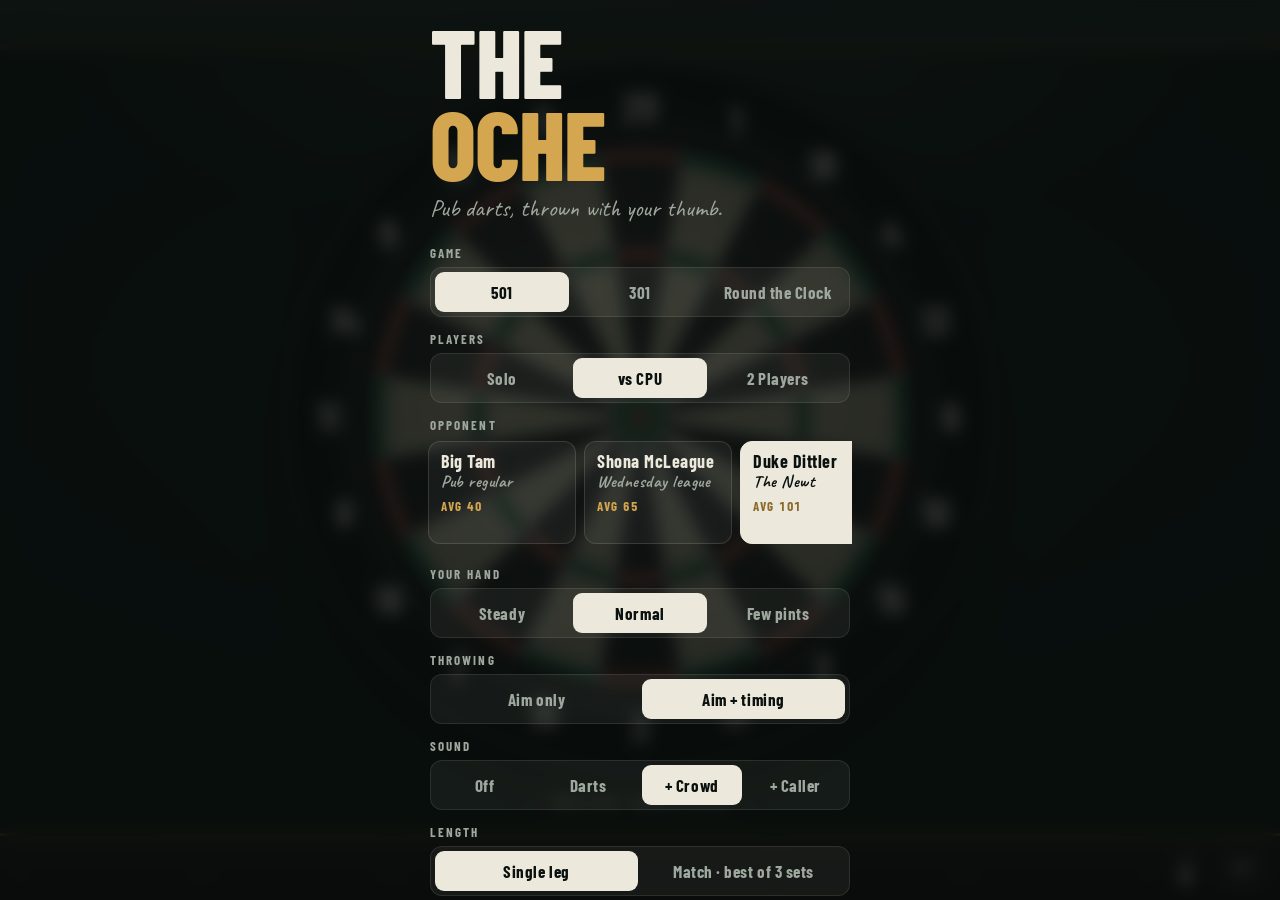
<file: darts/index.html>
<!doctype html>
<html lang="en">
<head>
<meta charset="utf-8">
<meta name="viewport" content="width=device-width, initial-scale=1, maximum-scale=1, user-scalable=no, viewport-fit=cover">
<title>The Oche</title>
<link rel="preconnect" href="https://fonts.googleapis.com">
<link rel="preconnect" href="https://fonts.gstatic.com" crossorigin>
<link rel="stylesheet" href="https://fonts.googleapis.com/css2?family=Barlow+Condensed:wght@500;700;800&family=Barlow:wght@500;600&family=Caveat:wght@600;700&display=swap">
<style>
/* Layout: chalkboard score strip on top, the board fills the middle, the turn tray sits at the foot. One screen, no scrolling. */
:root{
  --wall:#14201b;
  --wall-deep:#0a110e;
  --slate:#222c28;
  --chalk:#ece8dc;
  --chalk-dim:#9fa89f;
  --brass:#d4a64f;
  --brass-deep:#8a6a2c;
  --oak:#4a321d;
  --p1:#e8483b;
  --p2:#3fa7f2;
  --f-chalk:"Caveat","Segoe Print","Comic Sans MS",cursive;
  --f-num:"Barlow Condensed","Arial Narrow",sans-serif;
  --f-ui:"Barlow",system-ui,-apple-system,sans-serif;
  color-scheme:dark;
  padding-top:env(safe-area-inset-top,0px);
  padding-bottom:env(safe-area-inset-bottom,0px);
}
*{box-sizing:border-box}
html{height:100%;box-sizing:border-box;background:var(--wall-deep)}
body{height:100%;margin:0;background:var(--wall-deep);color:var(--chalk);font-family:var(--f-ui);
  overflow:hidden;overscroll-behavior:none;-webkit-user-select:none;user-select:none;-webkit-tap-highlight-color:transparent;-webkit-touch-callout:none}
[hidden]{display:none!important}
button{font:inherit;color:inherit;cursor:pointer}
button:focus-visible{outline:2px solid var(--brass);outline-offset:2px}

#app{height:100%;display:flex;flex-direction:column}

/* Chalkboard */
.chalkboard{
  position:relative;flex:none;
  padding-block:10px 8px;
  padding-left:max(16px,env(safe-area-inset-left,0px));
  padding-right:max(16px,env(safe-area-inset-right,0px));
  background:
    radial-gradient(120% 90% at 20% 10%, rgba(255,255,255,.06), transparent 60%),
    radial-gradient(80% 70% at 85% 80%, rgba(255,255,255,.035), transparent 60%),
    var(--slate);
  border-bottom:6px solid var(--oak);
  box-shadow:0 2px 0 #2c1d10, 0 10px 24px rgba(0,0,0,.45);
}
.players{display:grid;grid-auto-flow:column;grid-auto-columns:1fr;gap:12px}
.pl{position:relative;min-width:0;padding:2px 4px 4px;border-radius:6px;transition:opacity .25s}
.pl.idle{opacity:.45}
.nm{display:flex;align-items:center;gap:6px;font-family:var(--f-num);font-weight:700;font-size:14px;letter-spacing:.12em;text-transform:uppercase;color:var(--chalk-dim)}
.pl.on .nm{color:var(--chalk)}
.nm span:last-child{min-width:0;overflow:hidden;text-overflow:ellipsis;white-space:nowrap}
.dot{width:9px;height:9px;border-radius:50%;flex:none}
.row{display:flex;align-items:flex-end;gap:10px;min-width:0}
.sc{font-family:var(--f-chalk);font-weight:700;font-size:clamp(44px,14vw,66px);line-height:.95;font-variant-numeric:tabular-nums;color:var(--chalk);text-shadow:0 0 1px rgba(255,255,255,.4)}
.sc small{font-size:.38em;color:var(--chalk-dim);margin-right:4px}
.hist{display:flex;flex-direction:column-reverse;gap:0;font-family:var(--f-chalk);font-size:17px;line-height:1.05;color:var(--chalk-dim);padding-bottom:6px;min-width:0;overflow:hidden;max-height:58px}
.hist s{text-decoration-thickness:2px;text-decoration-color:rgba(236,232,220,.55)}
.meta{font-family:var(--f-num);font-weight:500;font-size:14px;letter-spacing:.04em;color:var(--chalk-dim);font-variant-numeric:tabular-nums;white-space:nowrap;overflow:hidden;text-overflow:ellipsis}
.pl.on::after{content:"";position:absolute;left:4px;right:30%;bottom:-2px;height:3px;border-radius:3px;background:var(--chalk);opacity:.7;transform:rotate(-.6deg)}
.out{margin-top:6px;min-height:20px;font-family:var(--f-num);font-weight:700;font-size:16px;letter-spacing:.1em;color:var(--brass);text-transform:uppercase}
.out span{color:var(--chalk-dim);font-weight:500;margin-right:8px}

/* Stage */
#stage{position:relative;flex:1;min-height:0;touch-action:none;overflow:hidden;
  background:
    radial-gradient(70% 45% at 50% -6%, rgba(255,232,190,.13), transparent 70%),
    radial-gradient(closest-side at 50% 48%, rgba(212,166,79,.10), transparent 75%),
    radial-gradient(140% 100% at 50% 40%, var(--wall) 0%, var(--wall-deep) 100%)}
#cv{position:absolute;inset:0;width:100%;height:100%;display:block}
#fx{position:fixed;inset:0;width:100%;height:100%;pointer-events:none;z-index:15}
.hint{position:absolute;left:50%;bottom:14px;transform:translateX(-50%);
  padding:8px 14px;border-radius:999px;background:rgba(10,17,14,.75);border:1px solid rgba(212,166,79,.35);
  font-family:var(--f-num);font-weight:500;font-size:15px;letter-spacing:.06em;color:var(--chalk);white-space:nowrap;pointer-events:none;transition:opacity .4s}
.hint.gone{opacity:0}
#callout{position:absolute;left:0;right:0;top:40%;text-align:center;pointer-events:none;
  font-family:var(--f-num);font-weight:800;text-transform:uppercase;letter-spacing:.02em;line-height:.9;
  color:var(--chalk);text-shadow:0 4px 0 rgba(0,0,0,.5),0 0 30px rgba(0,0,0,.6);opacity:0}
#callout.show{animation:call 1.4s ease-out forwards}
#callout .big{display:block;font-size:clamp(64px,22vw,120px)}
#callout .small{display:block;font-size:clamp(20px,6vw,30px);letter-spacing:.14em;color:var(--brass);margin-top:6px}
#callout.bust .big{color:var(--p1)}
#callout.max .big{color:var(--brass);font-size:clamp(40px,12vw,72px)}
@keyframes call{0%{opacity:0;transform:scale(.6)}14%{opacity:1;transform:scale(1.06)}24%{transform:scale(1)}80%{opacity:1}100%{opacity:0;transform:translateY(-14px)}}

/* Tray */
.tray{flex:none;display:flex;align-items:center;gap:10px;
  padding-block:10px;
  padding-left:max(16px,env(safe-area-inset-left,0px));
  padding-right:max(16px,env(safe-area-inset-right,0px));
  background:linear-gradient(#1a1410,#120d0a);border-top:3px solid var(--brass-deep)}
.slots{display:flex;gap:8px;flex:1;min-width:0}
.slot{flex:1;min-width:0;height:44px;border-radius:8px;display:grid;place-items:center;
  border:1.5px dashed rgba(212,166,79,.35);font-family:var(--f-num);font-weight:700;font-size:20px;letter-spacing:.04em;color:var(--chalk-dim);font-variant-numeric:tabular-nums}
.slot.f{border-style:solid;border-color:rgba(212,166,79,.6);background:rgba(212,166,79,.08);color:var(--chalk)}
.slot.t{color:var(--brass)}
.tot{display:flex;flex-direction:column;align-items:center;min-width:48px;font-family:var(--f-num)}
.tot span{font-size:11px;letter-spacing:.16em;text-transform:uppercase;color:var(--chalk-dim)}
.tot b{font-size:26px;line-height:1;font-weight:800;font-variant-numeric:tabular-nums}
.iconbtn{flex:none;width:44px;height:44px;border-radius:10px;border:1px solid rgba(236,232,220,.18);background:rgba(236,232,220,.05);display:grid;place-items:center}
.iconbtn svg{width:20px;height:20px}

/* Sheets */
.sheet{position:fixed;inset:0;z-index:20;display:flex;align-items:center;justify-content:center;overflow:auto;
  padding-top:max(20px,env(safe-area-inset-top,0px));padding-bottom:max(20px,env(safe-area-inset-bottom,0px));
  padding-left:max(16px,env(safe-area-inset-left,0px));padding-right:max(16px,env(safe-area-inset-right,0px));
  background:rgba(8,13,11,.82);-webkit-backdrop-filter:blur(8px);backdrop-filter:blur(8px)}
.sheet-in{width:100%;max-width:420px;display:flex;flex-direction:column;gap:14px;margin:auto}
.logo{margin:0;font-family:var(--f-num);font-weight:800;font-size:clamp(64px,20vw,96px);line-height:.85;letter-spacing:-.01em;text-transform:uppercase;color:var(--chalk)}
.logo em{font-style:normal;color:var(--brass)}
.tag{margin:-4px 0 8px;font-family:var(--f-chalk);font-size:24px;color:var(--chalk-dim)}
.opt{display:flex;flex-direction:column;gap:6px}
.lab{font-family:var(--f-num);font-weight:700;font-size:13px;letter-spacing:.16em;text-transform:uppercase;color:var(--chalk-dim)}
.seg{display:flex;gap:4px;padding:4px;border-radius:12px;background:rgba(236,232,220,.06);border:1px solid rgba(236,232,220,.1)}
.seg button{flex:1;min-width:0;padding:10px 6px;border:0;border-radius:9px;background:transparent;font-family:var(--f-num);font-weight:700;font-size:17px;letter-spacing:.03em;color:var(--chalk-dim)}
.seg button[aria-pressed="true"]{background:var(--chalk);color:var(--wall-deep)}
.pub-link{flex:1;display:block;text-align:center;padding:10px 12px;border-radius:10px;color:var(--brass);text-decoration:none;font-weight:600}
.go{margin-top:8px;padding:16px;border:0;border-radius:14px;background:linear-gradient(#e2b960,#b88b38);color:#1b1206;
  font-family:var(--f-num);font-weight:800;font-size:22px;letter-spacing:.06em;text-transform:uppercase;box-shadow:0 4px 0 var(--brass-deep),0 10px 24px rgba(0,0,0,.4)}
.go:active{transform:translateY(2px);box-shadow:0 2px 0 var(--brass-deep)}
.ghost{padding:13px;border-radius:14px;border:1px solid rgba(236,232,220,.25);background:transparent;font-family:var(--f-num);font-weight:700;font-size:18px;letter-spacing:.06em;text-transform:uppercase}
.roster{background:none;border:0;border-radius:0;display:flex;gap:8px;overflow-x:auto;scroll-snap-type:x proximity;padding:2px 2px 8px;margin:0 -2px;-webkit-overflow-scrolling:touch}
.roster button{flex:none;width:148px;scroll-snap-align:start;text-align:left;display:flex;flex-direction:column;gap:2px;padding:10px 12px;border-radius:12px;
  border:1px solid rgba(236,232,220,.14);background:rgba(236,232,220,.05)}
.roster b{font-family:var(--f-num);font-weight:700;font-size:18px;line-height:1.05;color:var(--chalk)}
.roster i{font-style:normal;font-family:var(--f-chalk);font-size:17px;line-height:1.1;color:var(--chalk-dim)}
.roster em{font-style:normal;margin-top:4px;font-family:var(--f-num);font-weight:700;font-size:13px;letter-spacing:.12em;text-transform:uppercase;color:var(--brass);font-variant-numeric:tabular-nums}
.roster button[aria-pressed="true"]{background:var(--chalk);border-color:var(--chalk)}
.roster button[aria-pressed="true"] b,.roster button[aria-pressed="true"] i{color:var(--wall-deep)}
.roster button[aria-pressed="true"] em{color:var(--brass-deep)}
.ctx{margin:0 0 4px;font-family:var(--f-num);font-weight:700;font-size:12px;letter-spacing:.16em;text-transform:uppercase;color:var(--brass)}
.ml{font-family:var(--f-num);font-weight:600;font-size:12px;letter-spacing:.12em;text-transform:uppercase;color:var(--chalk-dim);font-variant-numeric:tabular-nums}
.ml b{font-family:var(--f-chalk);font-weight:700;font-size:20px;letter-spacing:0;color:var(--brass);margin:0 10px 0 4px}
.ttl{margin:0;font-family:var(--f-num);font-weight:800;font-size:clamp(40px,12vw,60px);line-height:.9;text-transform:uppercase;text-wrap:balance}
.note{margin:0;font-family:var(--f-chalk);font-size:22px;line-height:1.25;color:var(--chalk)}
.note:empty{display:none}
.rnd{display:flex;flex-direction:column;gap:8px}
.rnd h3{margin:6px 0 0;font-family:var(--f-num);font-weight:700;font-size:13px;letter-spacing:.16em;text-transform:uppercase;color:var(--chalk-dim)}
.ms{display:grid;grid-template-columns:repeat(auto-fill,minmax(200px,1fr));gap:8px}
.mc{border-radius:10px;border:1px solid rgba(236,232,220,.12);background:rgba(236,232,220,.04);padding:4px 0}
.mc.next{border-color:var(--brass);background:rgba(212,166,79,.1)}
.mr{display:flex;align-items:center;gap:8px;padding:5px 12px;font-family:var(--f-num);font-weight:600;font-size:17px;color:var(--chalk-dim)}
.mr span{flex:1;min-width:0;overflow:hidden;text-overflow:ellipsis;white-space:nowrap}
.mr b{font-family:var(--f-chalk);font-size:21px;font-weight:700;min-width:14px;text-align:right;font-variant-numeric:tabular-nums}
.mr.w{color:var(--chalk)}
.mr.w b{color:var(--brass)}
.mr.l{opacity:.5}
.mr.you span::after{content:" ●";color:var(--p1);font-size:.7em;vertical-align:middle}
.how{margin:4px 0 0;font-size:14px;line-height:1.5;color:var(--chalk-dim)}
.eyebrow{margin:0;font-family:var(--f-num);font-weight:700;font-size:15px;letter-spacing:.2em;text-transform:uppercase;color:var(--brass)}
#winName{margin:0;font-family:var(--f-num);font-weight:800;font-size:clamp(48px,15vw,76px);line-height:.9;text-transform:uppercase;text-wrap:balance}
#winStats{margin:0;font-family:var(--f-chalk);font-size:24px;line-height:1.3;color:var(--chalk)}

@media (prefers-reduced-motion: reduce){
  #callout.show{animation:callr 1.4s linear forwards}
  @keyframes callr{0%,85%{opacity:1}100%{opacity:0}}
}
</style>
</head>
<body>
<div id="app">
  <header class="chalkboard">
    <p class="ctx" id="ctx" hidden></p>
    <div class="players" id="players"></div>
    <div class="out" id="out"></div>
  </header>
  <main id="stage">
    <canvas id="cv" aria-label="Dartboard. Press and hold to aim, release to throw."></canvas>
    <div id="callout"></div>
    <div class="hint" id="hint">Hold to aim · release to throw</div>
  </main>
  <footer class="tray">
    <div class="slots"><div class="slot" id="s0">·</div><div class="slot" id="s1">·</div><div class="slot" id="s2">·</div></div>
    <div class="tot"><span>Turn</span><b id="tt">0</b></div>
    <button class="iconbtn" id="menuBtn" aria-label="Menu"><svg viewBox="0 0 24 24" fill="none" stroke="currentColor" stroke-width="2.2" stroke-linecap="round"><path d="M4 7h16M4 12h16M4 17h16"/></svg></button>
  </footer>
</div>

<canvas id="fx" aria-hidden="true"></canvas>

<section class="sheet" id="menu">
  <div class="sheet-in">
    <h1 class="logo">The<br><em>Oche</em></h1>
    <p class="tag">Pub darts, thrown with your thumb.</p>
    <div class="opt"><span class="lab">Game</span>
      <div class="seg" data-k="mode"><button data-v="501">501</button><button data-v="301">301</button><button data-v="atc">Round the Clock</button></div></div>
    <div class="opt"><span class="lab">Players</span>
      <div class="seg" data-k="players"><button data-v="solo">Solo</button><button data-v="cpu">vs CPU</button><button data-v="two">2 Players</button></div></div>
    <div class="opt" id="cpuOpt"><span class="lab">Opponent</span>
      <div class="seg roster" data-k="cpu" id="roster"></div></div>
    <div class="opt"><span class="lab">Your hand</span>
      <div class="seg" data-k="hand"><button data-v="steady">Steady</button><button data-v="normal">Normal</button><button data-v="pints">Few pints</button></div></div>
    <div class="opt"><span class="lab">Throwing</span>
      <div class="seg" data-k="throw"><button data-v="aim">Aim only</button><button data-v="meter">Aim + timing</button></div></div>
    <div class="opt"><span class="lab">Sound</span>
      <div class="seg" data-k="sound"><button data-v="off">Off</button><button data-v="darts">Darts</button><button data-v="crowd">+ Crowd</button><button data-v="caller">+ Caller</button></div></div>
    <div class="opt" id="lenOpt"><span class="lab">Length</span>
      <div class="seg" data-k="length"><button data-v="leg">Single leg</button><button data-v="match">Match · best of 3 sets</button></div></div>
    <button class="go" id="start">Step up to the oche</button>
    <button class="ghost" id="tourBtn">Tournament</button>
    <button class="ghost" id="resume" hidden>Resume game</button>
    <div class="opt"><span class="lab">Preview celebrations</span>
      <div class="seg" id="preview"><button data-t="100">Ton</button><button data-t="140">140</button><button data-t="180">180</button></div></div>
    <div class="opt"><span class="lab">The pub</span>
      <div class="seg"><a class="pub-link" href="../index.html">&larr; Back to the pub</a></div></div>
    <p class="how">Press and hold anywhere on the board area. The aiming ring floats above your thumb and drifts like a real hand, and it gets shakier the longer you hold. Let go to lock your aim. With timing on, a bar then appears beside the ring: tap when the sweeping line crosses the green. Above the green is too much power and the dart flies high; below is too little and it drops. 501 and 301 must finish on a double or the bull.</p>
  </div>
</section>

<section class="sheet" id="tourSetup" hidden>
  <div class="sheet-in">
    <p class="eyebrow">Tournament</p>
    <h2 class="ttl">Make the draw</h2>
    <div class="opt"><span class="lab">Players in the draw</span>
      <div class="seg" data-k="tsize"><button data-v="4">4</button><button data-v="8">8</button><button data-v="16">16</button></div></div>
    <div class="opt"><span class="lab">Humans</span>
      <div class="seg" data-k="thumans"><button data-v="1">Just me</button><button data-v="2">Two of us</button></div></div>
    <p class="how">Straight knockout. Every match is best of 3 sets, and each set is best of 5 legs, with the throw alternating each leg. The rest of the field are the pros, each playing to their real average. Matches between two pros are played out off-stage. The game is 501, or 301 if you picked it on the main menu.</p>
    <button class="go" id="tStart">Make the draw</button>
    <button class="ghost" id="tBack">Back</button>
  </div>
</section>

<section class="sheet" id="tour" hidden>
  <div class="sheet-in" style="max-width:640px">
    <p class="eyebrow" id="tEyebrow"></p>
    <h2 class="ttl" id="tTitle"></h2>
    <p class="note" id="tNote"></p>
    <div id="bracket" style="display:flex;flex-direction:column;gap:10px"></div>
    <button class="go" id="tGo"></button>
    <button class="ghost" id="tNew">New draw</button>
    <button class="ghost" id="tMenu">Main menu</button>
  </div>
</section>

<section class="sheet" id="win" hidden>
  <div class="sheet-in">
    <p class="eyebrow">Game shot, and the leg</p>
    <h2 id="winName"></h2>
    <p id="winStats"></p>
    <button class="go" id="again">Play again</button>
    <button class="ghost" id="toMenu">Menu</button>
  </div>
</section>

<script>
/* ---------- WebGL effects: GPU point-sprite particles + shockwave/flash pass ---------- */
window.FX = (() => {
"use strict";
const cvs = document.getElementById("fx");
const noop = { land(){}, celebrate(){}, ok:false };
let gl = null;
try { gl = cvs.getContext("webgl", { alpha:true, premultipliedAlpha:true, antialias:false, depth:false, stencil:false }); } catch(e){}
if (!gl) return noop;
const REDUCE = matchMedia("(prefers-reduced-motion: reduce)").matches;
const Q = REDUCE ? .35 : 1; // particle budget multiplier

/* shaders */
const PVS = `
attribute vec2 aPos; attribute float aSize; attribute float aRot; attribute vec4 aCol; attribute float aKind;
uniform vec2 uRes;
varying vec4 vCol; varying float vRot; varying float vKind;
void main(){
  vec2 c = aPos / uRes * 2.0 - 1.0;
  gl_Position = vec4(c.x, -c.y, 0.0, 1.0);
  gl_PointSize = aSize;
  vCol = aCol; vRot = aRot; vKind = aKind;
}`;
const PFS = `
precision mediump float;
varying vec4 vCol; varying float vRot; varying float vKind;
void main(){
  vec2 p = gl_PointCoord * 2.0 - 1.0;
  if (vKind < 0.5){                       // glowing spark, additive
    float d = dot(p, p); if (d > 1.0) discard;
    float g = exp(-d * 5.0) + 0.7 * exp(-d * 30.0);
    gl_FragColor = vec4(vCol.rgb * g * vCol.a, 0.0);
  } else if (vKind < 1.5){                // confetti: tumbling paper rectangle
    float c = cos(vRot), s = sin(vRot);
    vec2 q = vec2(c*p.x - s*p.y, s*p.x + c*p.y);
    float flip = abs(sin(vRot * 1.7 + 0.5));
    if (abs(q.x) > 0.15 + 0.55*flip || abs(q.y) > 0.42) discard;
    float shade = 0.55 + 0.45 * flip;
    gl_FragColor = vec4(vCol.rgb * shade * vCol.a, vCol.a);
  } else {                                // sisal dust, soft alpha
    float d = dot(p, p); if (d > 1.0) discard;
    float a = vCol.a * (1.0 - d);
    gl_FragColor = vec4(vCol.rgb * a, a);
  }
}`;
const QVS = `attribute vec2 aQ; void main(){ gl_Position = vec4(aQ, 0.0, 1.0); }`;
const QFS = `
precision mediump float;
uniform vec2 uRes; uniform vec4 uRing[6]; uniform vec4 uRingCol[6]; uniform vec4 uFlash; uniform vec2 uFlashAt;
void main(){
  vec2 f = vec2(gl_FragCoord.x, uRes.y - gl_FragCoord.y);
  vec3 col = vec3(0.0);
  for (int i = 0; i < 6; i++){
    vec4 r = uRing[i];
    if (r.w > 0.0){
      float d = length(f - r.xy) - r.z;
      float g = exp(-d*d / (r.w*r.w));
      float inner = d < 0.0 ? exp(d / (r.w*3.0)) * 0.25 : 0.0;   // faint fill trailing inside the wave
      col += uRingCol[i].rgb * (g + inner) * uRingCol[i].a;
    }
  }
  float fd = length(f - uFlashAt) / max(uRes.x, uRes.y);
  col += uFlash.rgb * uFlash.a * (1.0 - smoothstep(0.0, 1.2, fd));
  gl_FragColor = vec4(col, 0.0);
}`;
function sh(type, src){ const s = gl.createShader(type); gl.shaderSource(s, src); gl.compileShader(s); if (!gl.getShaderParameter(s, gl.COMPILE_STATUS)) throw new Error(gl.getShaderInfoLog(s)); return s; }
function prog(vs, fs){ const p = gl.createProgram(); gl.attachShader(p, sh(gl.VERTEX_SHADER, vs)); gl.attachShader(p, sh(gl.FRAGMENT_SHADER, fs)); gl.linkProgram(p); if (!gl.getProgramParameter(p, gl.LINK_STATUS)) throw new Error(gl.getProgramInfoLog(p)); return p; }
let PP, QP;
try { PP = prog(PVS, PFS); QP = prog(QVS, QFS); } catch(e){ return noop; }

const MAX = 9000, STRIDE = 9;
const vdata = new Float32Array(MAX * STRIDE);
const vbo = gl.createBuffer();
gl.bindBuffer(gl.ARRAY_BUFFER, vbo); gl.bufferData(gl.ARRAY_BUFFER, vdata.byteLength, gl.DYNAMIC_DRAW);
const qbo = gl.createBuffer();
gl.bindBuffer(gl.ARRAY_BUFFER, qbo); gl.bufferData(gl.ARRAY_BUFFER, new Float32Array([-1,-1, 1,-1, -1,1, 1,1]), gl.STATIC_DRAW);
const A = n => gl.getAttribLocation(PP, n);
const loc = { pos:A("aPos"), size:A("aSize"), rot:A("aRot"), col:A("aCol"), kind:A("aKind"),
  pres: gl.getUniformLocation(PP, "uRes"), q: gl.getAttribLocation(QP, "aQ"),
  qres: gl.getUniformLocation(QP, "uRes"), ring: gl.getUniformLocation(QP, "uRing"), ringCol: gl.getUniformLocation(QP, "uRingCol"),
  flash: gl.getUniformLocation(QP, "uFlash"), flashAt: gl.getUniformLocation(QP, "uFlashAt") };

/* particle store (structure of arrays) */
const F = () => new Float32Array(MAX);
const X=F(),Y=F(),VX=F(),VY=F(),LIFE=F(),MAXL=F(),S0=F(),S1=F(),CR=F(),CG=F(),CB=F(),CA=F(),ROT=F(),VR=F(),KIND=F(),GRAV=F(),DRAG=F(),FLUT=F(),TW=F();
let n = 0;
function swap(i, j){ for (const a of [X,Y,VX,VY,LIFE,MAXL,S0,S1,CR,CG,CB,CA,ROT,VR,KIND,GRAV,DRAG,FLUT,TW]) a[i] = a[j]; }
function spawn(o){
  if (n >= MAX) return;
  const i = n++;
  X[i]=o.x; Y[i]=o.y; VX[i]=o.vx||0; VY[i]=o.vy||0; LIFE[i]=0; MAXL[i]=o.life;
  S0[i]=o.s0; S1[i]=o.s1 ?? o.s0; CR[i]=o.c[0]; CG[i]=o.c[1]; CB[i]=o.c[2]; CA[i]=o.a ?? 1;
  ROT[i]=o.rot ?? Math.random()*6.28; VR[i]=o.vr||0; KIND[i]=o.kind||0; GRAV[i]=o.g||0; DRAG[i]=o.drag ?? 1; FLUT[i]=o.flut||0; TW[i]=o.tw||0;
}

/* helpers */
let W=1, H=1, DPR=1, U=1;
const rnd = (a, b) => a + Math.random()*(b-a);
function hsl(h, s, l){ const k = n => (n + h/30) % 12, a = s*Math.min(l, 1-l), f = n => l - a*Math.max(-1, Math.min(k(n)-3, 9-k(n), 1)); return [f(0), f(8), f(4)]; }
const GOLD = [1, .78, .35], WHITE = [1, .97, .9];
const CONFETTI = [[.91,.28,.23],[.83,.65,.31],[.12,.55,.33],[.25,.65,.95],[.95,.93,.86],[.95,.55,.2]];

const rings = [], rockets = [], sched = [];
let flash = null;
function ring(x, y, col, r1, dur, w){ rings.push({ x, y, col, r1, dur, w, t:0 }); if (rings.length > 6) rings.shift(); }
function at(delay, fn){ sched.push({ t: delay, fn }); }

function burst(x, y, col, count, speed, opts={}){
  count = Math.round(count*Q);
  for (let i=0;i<count;i++){
    const a = Math.random()*Math.PI*2, sp = speed * (opts.shell ? rnd(.82, 1) : Math.sqrt(Math.random()));
    const c = opts.mix ? hsl(opts.mix[0] + rnd(-opts.mix[1], opts.mix[1]), .9, .62) : col;
    spawn({ x, y, vx: Math.cos(a)*sp, vy: Math.sin(a)*sp, life: rnd(.9, 1.7)*(opts.life||1), s0: rnd(5, 9)*DPR*(opts.size||1), s1: 1.5*DPR,
      c, kind:0, g: 160*U, drag:.955, tw: Math.random() < .35 ? 1 : 0 });
  }
  spawn({ x, y, life:.28, s0: 150*DPR*(opts.size||1), s1: 40*DPR, c: col, a:.9, kind:0 });
}
function rocket(x0, y1, hue, delay){
  at(delay, () => rockets.push({ x:x0, y:H+10*DPR, vx: rnd(-40,40)*U, vy: -Math.sqrt(2*420*U*(H - y1))*1.0, hue, ty:y1 }));
}
function cannon(x, y, ang, count, speed){
  count = Math.round(count*Q);
  for (let i=0;i<count;i++){
    const a = ang + rnd(-.32, .32), sp = speed*rnd(.55, 1.1);
    spawn({ x, y, vx: Math.cos(a)*sp, vy: Math.sin(a)*sp, life: rnd(2.6, 4.2), s0: rnd(10, 16)*DPR, c: CONFETTI[i % CONFETTI.length],
      kind:1, g: 520*U, drag:.955, flut: rnd(150, 320)*U, vr: rnd(-12, 12) });
  }
}
function rain(count, dur){
  count = Math.round(count*Q);
  for (let i=0;i<count;i++) at(Math.random()*dur, () => spawn({ x: rnd(0, W), y: -20*DPR, vx: rnd(-30,30)*U, vy: rnd(80, 220)*U,
    life: rnd(4, 6), s0: rnd(9, 15)*DPR, c: CONFETTI[(Math.random()*CONFETTI.length)|0], kind:1, g: 60*U, drag:.99, flut: rnd(120, 260)*U, vr: rnd(-9, 9) }));
}
function glitter(count, dur){
  count = Math.round(count*Q);
  for (let i=0;i<count;i++) at(Math.random()*dur, () => spawn({ x: rnd(0, W), y: rnd(0, H*.7), vx: rnd(-10,10)*U, vy: rnd(10, 60)*U,
    life: rnd(.8, 1.8), s0: rnd(4, 8)*DPR, s1: 1*DPR, c: Math.random() < .6 ? GOLD : WHITE, kind:0, tw:1 }));
}

/* public: dart lands */
function land(cx, cy, hit){
  const x = cx*DPR, y = cy*DPR;
  const big = hit.v === 50 || hit.m === 3 || hit.m === 2;
  const tint = hit.v === 0 ? [.55,.5,.45] : hit.v === 50 ? [1,.35,.25] : hit.m === 3 ? GOLD : hit.m === 2 ? [.45,1,.6] : WHITE;
  const dust = hit.v === 0 ? 10 : 18;
  for (let i=0;i<dust;i++){
    const a = rnd(-Math.PI, 0) + rnd(-.6,.6), sp = rnd(40, 190)*U;
    spawn({ x, y, vx: Math.cos(a)*sp, vy: Math.sin(a)*sp, life: rnd(.45, .85), s0: rnd(3, 6)*DPR, s1: 1*DPR,
      c: Math.random() < .5 ? [.86,.78,.6] : [.35,.28,.2], a:.9, kind:2, g: 520*U, drag:.94 });
  }
  if (hit.v === 0) return;
  const sparks = big ? 34 : 12;
  for (let i=0;i<sparks;i++){
    const a = Math.random()*Math.PI*2, sp = rnd(120, big ? 520 : 340)*U;
    spawn({ x, y, vx: Math.cos(a)*sp, vy: Math.sin(a)*sp, life: rnd(.22, big ? .7 : .45), s0: rnd(4, 8)*DPR, s1: 1*DPR, c: tint, kind:0, g: 380*U, drag:.92 });
  }
  spawn({ x, y, life:.18, s0: (big ? 90 : 50)*DPR, s1: 20*DPR, c: tint, a:.8, kind:0 });
  ring(x, y, tint.map(v => v*(big ? .9 : .5)), (big ? 70 : 38)*U, big ? .45 : .32, 5*DPR);
}

/* public: turn celebrations. tier 1 = ton+, 2 = 140+, 3 = 180 */
function celebrate(tier, bcx, bcy, br){
  const cx = bcx*DPR, cy = bcy*DPR, R = br*DPR, diag = Math.hypot(W, H);
  if (tier >= 1){
    ring(cx, cy, [1,.75,.3], diag*.6, .9, 14*DPR);
    burst(cx, cy - R*.55, GOLD, 170, 360*U, { shell:true });
    cannon(0, H, -Math.PI/3, 110, 1050*U);
    cannon(W, H, -Math.PI*2/3, 110, 1050*U);
  }
  if (tier >= 2){
    if (!REDUCE) flash = { t:0, dur:.45, col:[1,.85,.55], str:.45, x:cx, y:cy };
    at(.12, () => ring(cx, cy, [.9,.95,1], diag*.75, 1.1, 22*DPR));
    rocket(W*.25, H*.22, 0, .15); rocket(W*.75, H*.2, 140, .4); rocket(W*.5, H*.12, 45, .7);
    cannon(0, H*.7, -Math.PI/4, 130, 1150*U);
    cannon(W, H*.7, -Math.PI*3/4, 130, 1150*U);
  }
  if (tier >= 3){
    if (!REDUCE) flash = { t:0, dur:.9, col:[1,.95,.8], str:.9, x:cx, y:cy };
    at(.3, () => ring(cx, cy, [1,.5,.3], diag*.9, 1.3, 30*DPR));
    at(.55, () => ring(cx, cy, [.4,.9,1], diag*.9, 1.4, 26*DPR));
    const hues = [0, 45, 140, 200, 300, 30, 0, 45, 160];
    hues.forEach((h, i) => rocket(rnd(.12, .88)*W, rnd(.1, .35)*H, h, .9 + i*.28));
    at(1.1, () => { cannon(0, H, -Math.PI/3, 160, 1250*U); cannon(W, H, -Math.PI*2/3, 160, 1250*U); });
    at(2.0, () => { cannon(0, H*.6, -Math.PI/5, 120, 1100*U); cannon(W, H*.6, -Math.PI*4/5, 120, 1100*U); });
    rain(650, 2.6);
    glitter(380, 3.2);
    at(.0, () => burst(cx, cy, WHITE, 260, 620*U, { shell:true, size:1.3, life:1.2 }));
  }
}

/* sim + draw */
function resize(){
  DPR = Math.min(2, window.devicePixelRatio || 1);
  W = Math.round(innerWidth*DPR); H = Math.round(innerHeight*DPR);
  cvs.width = W; cvs.height = H; U = Math.min(W, H) / 400;
}
addEventListener("resize", resize); resize();

function step(dt){
  for (let k = sched.length - 1; k >= 0; k--){ sched[k].t -= dt; if (sched[k].t <= 0){ const s = sched[k]; sched.splice(k, 1); s.fn(); } }
  for (let k = rockets.length - 1; k >= 0; k--){
    const r = rockets[k];
    r.vy += 420*U*dt; r.x += r.vx*dt; r.y += r.vy*dt;
    spawn({ x:r.x, y:r.y, vx: rnd(-20,20)*U, vy: rnd(10,40)*U, life: rnd(.3,.6), s0: rnd(4,7)*DPR, s1: 1*DPR, c: hsl(r.hue + 20, .9, .75), kind:0 });
    if (r.vy >= -30*U || r.y <= r.ty){
      rockets.splice(k, 1);
      burst(r.x, r.y, hsl(r.hue, .95, .65), 230, rnd(340, 460)*U, { shell: Math.random() < .6, mix:[r.hue, 25] });
    }
  }
  for (let i = 0; i < n; i++){
    LIFE[i] += dt;
    if (LIFE[i] >= MAXL[i]){ n--; swap(i, n); i--; continue; }
    const d = Math.pow(DRAG[i], dt*60);
    VX[i] *= d; VY[i] = VY[i]*d + GRAV[i]*dt;
    if (FLUT[i]) VX[i] += Math.sin(LIFE[i]*7 + i) * FLUT[i] * dt;
    X[i] += VX[i]*dt; Y[i] += VY[i]*dt; ROT[i] += VR[i]*dt;
  }
  for (let k = rings.length - 1; k >= 0; k--){ rings[k].t += dt; if (rings[k].t >= rings[k].dur) rings.splice(k, 1); }
  if (flash){ flash.t += dt; if (flash.t >= flash.dur) flash = null; }
}

const ringU = new Float32Array(24), ringC = new Float32Array(24);
let wasActive = false, last = performance.now();
function draw(now){
  gl.viewport(0, 0, W, H);
  gl.clearColor(0, 0, 0, 0); gl.clear(gl.COLOR_BUFFER_BIT);
  gl.enable(gl.BLEND); gl.blendFunc(gl.ONE, gl.ONE_MINUS_SRC_ALPHA);
  if (rings.length || flash){
    ringU.fill(0); ringC.fill(0);
    rings.forEach((r, k) => {
      const t = r.t / r.dur, e = 1 - Math.pow(1 - t, 3);
      ringU.set([r.x, r.y, r.r1*e, r.w*(1 + t*2)], k*4);
      ringC.set([...r.col, (1 - t)*(1 - t)], k*4);
    });
    gl.useProgram(QP);
    gl.uniform2f(loc.qres, W, H);
    gl.uniform4fv(loc.ring, ringU); gl.uniform4fv(loc.ringCol, ringC);
    if (flash){ const t = flash.t/flash.dur; gl.uniform4f(loc.flash, ...flash.col, flash.str*Math.pow(1 - t, 2)); gl.uniform2f(loc.flashAt, flash.x, flash.y); }
    else gl.uniform4f(loc.flash, 0, 0, 0, 0);
    gl.bindBuffer(gl.ARRAY_BUFFER, qbo);
    gl.enableVertexAttribArray(loc.q); gl.vertexAttribPointer(loc.q, 2, gl.FLOAT, false, 0, 0);
    gl.drawArrays(gl.TRIANGLE_STRIP, 0, 4);
    gl.disableVertexAttribArray(loc.q);
  }
  if (n){
    for (let i = 0, o = 0; i < n; i++, o += STRIDE){
      const t = LIFE[i] / MAXL[i];
      let a = CA[i];
      if (KIND[i] === 1) a *= t > .8 ? (1 - t)/.2 : 1;
      else a *= 1 - t*t;
      if (TW[i]) a *= .45 + .55*Math.abs(Math.sin(LIFE[i]*28 + i));
      vdata[o]=X[i]; vdata[o+1]=Y[i]; vdata[o+2]=S0[i] + (S1[i]-S0[i])*t; vdata[o+3]=ROT[i];
      vdata[o+4]=CR[i]; vdata[o+5]=CG[i]; vdata[o+6]=CB[i]; vdata[o+7]=a; vdata[o+8]=KIND[i];
    }
    gl.useProgram(PP);
    gl.uniform2f(loc.pres, W, H);
    gl.bindBuffer(gl.ARRAY_BUFFER, vbo);
    gl.bufferSubData(gl.ARRAY_BUFFER, 0, vdata.subarray(0, n*STRIDE));
    const B = STRIDE*4;
    const attr = (l, size, off) => { gl.enableVertexAttribArray(l); gl.vertexAttribPointer(l, size, gl.FLOAT, false, B, off*4); };
    attr(loc.pos, 2, 0); attr(loc.size, 1, 2); attr(loc.rot, 1, 3); attr(loc.col, 4, 4); attr(loc.kind, 1, 8);
    gl.drawArrays(gl.POINTS, 0, n);
  }
}
function loop(now){
  const dt = Math.min(.05, (now - last)/1000); last = now;
  step(dt);
  const active = n > 0 || rings.length > 0 || flash || rockets.length > 0 || sched.length > 0;
  if (active || wasActive) draw(now);
  wasActive = active;
  requestAnimationFrame(loop);
}
requestAnimationFrame(loop);
return { land, celebrate, ok:true };
})();
</script>
<script>
(() => {
"use strict";
const $ = s => document.querySelector(s);

/* ---------- Board geometry (mm, regulation sizes) ---------- */
const ORDER = [20,1,18,4,13,6,10,15,2,17,3,19,7,16,8,11,14,9,12,5];
const R = { bull:6.35, outer:15.9, tIn:99, tOut:107, dIn:162, dOut:170, num:197, edge:226 };
const D2R = Math.PI/180;
const BC = { black:"#1d1c1a", cream:"#e9dbb6", red:"#c33a2e", green:"#1e7a48" };

function scoreAt(x, y){
  const r = Math.hypot(x, y);
  if (r <= R.bull)  return { v:50, n:25, m:2, label:"BULL" };
  if (r <= R.outer) return { v:25, n:25, m:1, label:"25" };
  if (r > R.dOut)   return { v:0,  n:0,  m:0, label:"MISS" };
  const a = Math.atan2(x, -y) / D2R;
  const idx = Math.floor((((a + 9) % 360) + 360) % 360 / 18);
  const n = ORDER[idx];
  const m = (r >= R.tIn && r <= R.tOut) ? 3 : (r >= R.dIn ? 2 : 1);
  return { v:n*m, n, m, label:(m===3?"T":m===2?"D":"") + n };
}
function aimPoint(n, m){
  if (n === 25) return m === 2 ? {x:0,y:0} : {x:0,y:-11};
  const a = ORDER.indexOf(n) * 18 * D2R;
  const r = m === 3 ? 103 : m === 2 ? 166 : 135;
  return { x: r*Math.sin(a), y: -r*Math.cos(a) };
}

/* ---------- Checkouts ---------- */
const THROWS = [], FINISH = [];
for (let n=20;n>=1;n--) THROWS.push({l:"T"+n,v:3*n,n,m:3});
THROWS.push({l:"25",v:25,n:25,m:1},{l:"BULL",v:50,n:25,m:2});
for (let n=20;n>=1;n--) THROWS.push({l:String(n),v:n,n,m:1});
for (let n=20;n>=1;n--) THROWS.push({l:"D"+n,v:2*n,n,m:2});
[20,16,18,12,10,8,14,6,4,2,19,17,15,13,11,9,7,5,3,1].forEach(n=>FINISH.push({l:"D"+n,v:2*n,n,m:2}));
FINISH.push({l:"BULL",v:50,n:25,m:2});
function search(rem, d){
  if (d === 1){ for (const f of FINISH) if (f.v === rem) return [f]; return null; }
  for (const t of THROWS){ const r = rem - t.v; if (r < 2) continue; const s = search(r, d-1); if (s) return [t, ...s]; }
  return null;
}
const coCache = new Map();
function checkout(score, darts){
  if (score > 170 || score < 2 || darts < 1) return null;
  const k = score*4 + darts; if (coCache.has(k)) return coCache.get(k);
  let res = null; for (let d=1; d<=darts && !res; d++) res = search(score, d);
  coCache.set(k, res); return res;
}

/* ---------- Settings ---------- */
const DEFAULTS = { mode:"501", players:"cpu", cpu:"dittler", hand:"normal", sound:"crowd", length:"leg", tsize:"8", thumans:"1", throw:"meter" };
let settings = { ...DEFAULTS };
try { const s = JSON.parse(localStorage.getItem("oche-settings")||"null"); if (s) settings = { ...DEFAULTS, ...s }; } catch(e){}
function saveSettings(){ try { localStorage.setItem("oche-settings", JSON.stringify(settings)); } catch(e){} }
const HAND = { steady:.6, normal:1, pints:1.8 };
/* Opponents. Parody names; "avg" is the 3-dart average each one plays to (roughly the real player's TV average). */
const OPPONENTS = [
  { id:"tam",      name:"Big Tam",             nick:"Pub regular",           avg:40 },
  { id:"county",   name:"Shona McLeague",      nick:"Wednesday league",      avg:65 },
  { id:"dittler",  name:"Duke Dittler",        nick:"The Newt",              avg:101 },
  { id:"humfries", name:"Juke Humfries",       nick:"Cool Hand Juke",        avg:98 },
  { id:"tailor",   name:"Phil Tailor",         nick:"The Hemmer",            avg:98 },
  { id:"gherkin",  name:"Michael van Gherkin", nick:"Mighty Pickle",         avg:97 },
  { id:"spice",    name:"Herwyn Spice",        nick:"The Iceberg Lettuce",   avg:96 },
  { id:"andersnow",name:"Gary Andersnow",      nick:"The Flying Scotchman",  avg:95 },
  { id:"smithers", name:"Michael Smithers",    nick:"Woolly Boy",            avg:94 },
  { id:"bright",   name:"Peter Bright",        nick:"Snakebyte",             avg:93 },
  { id:"crass",    name:"Bob Crass",           nick:"Voltaic",               avg:93 },
  { id:"pristow",  name:"Eric Pristow",        nick:"The Crafty Cockapoo",   avg:90 },
  { id:"sherlock", name:"Fallon Sherlock",     nick:"Queen of the Pantry",   avg:88 },
  { id:"wilton",   name:"Jockey Wilton",       nick:"The Kirkcaldy Kipper",  avg:87 },
  { id:"gorge",    name:"Bobby Gorge",         nick:"Mr Magnificent-ish",    avg:85 },
];
const OPP = Object.fromEntries(OPPONENTS.map(o => [o.id, o]));
if (!OPP[settings.cpu]) settings.cpu = DEFAULTS.cpu;
/* Aim spread (mm, std dev) -> 3-dart average, measured by simulating 3,000 legs of 501 per row with this game's own CPU tactics. */
const SPREAD_TO_AVG = [[3,140.3],[4,124.9],[5,112.9],[6,102.7],[7,94.2],[8,87.3],[9,80.6],[10,75.2],[11,70.1],[12,65],[14,57.5],[16,50.4],[18,45.4],[20,40.8],[23,36],[26,32],[30,28.1],[35,24.7],[40,21.2],[50,16.9],[60,13.5]];
function spreadFor(avg){
  const t = SPREAD_TO_AVG;
  if (avg >= t[0][1]) return t[0][0];
  for (let i=1;i<t.length;i++){
    const [s0,a0] = t[i-1], [s1,a1] = t[i];
    if (avg >= a1) return s0 + (s1 - s0) * (a0 - avg) / (a0 - a1);
  }
  return t[t.length-1][0];
}

/* ---------- Canvas ---------- */
const stage = $("#stage"), cv = $("#cv"), ctx = cv.getContext("2d");
let W=0, H=0, DPR=1, S=1, CX=0, CY=0, boardImg=null, boardHalf=0;
const toPx = (x,y) => [CX + x*S, CY + y*S];
const toMm = (px,py) => [(px-CX)/S, (py-CY)/S];

function resize(){
  const r = stage.getBoundingClientRect();
  W = Math.max(1, r.width); H = Math.max(1, r.height);
  DPR = Math.min(3, window.devicePixelRatio || 1);
  cv.width = Math.round(W*DPR); cv.height = Math.round(H*DPR);
  S = Math.min(W, H*0.94) / 2 * 0.97 / R.edge;
  CX = W/2; CY = Math.min(H/2, R.edge*S + 10);
  renderBoard();
}

function wedge(g, r0, r1, a0, a1, fill){
  g.beginPath(); g.arc(0,0,r1,a0,a1); g.arc(0,0,r0,a1,a0,true); g.closePath(); g.fillStyle = fill; g.fill();
}
function ring(g, r){ g.beginPath(); g.arc(0,0,r,0,Math.PI*2); }

function renderBoard(){
  const padMm = 30;
  const half = (R.edge + padMm) * S;
  const size = Math.ceil(half*2*DPR);
  const c = document.createElement("canvas"); c.width = c.height = size;
  const g = c.getContext("2d");
  g.translate(size/2, size/2); g.scale(S*DPR, S*DPR);

  // surround with cast shadow onto the wall
  g.save();
  g.shadowColor = "rgba(0,0,0,.65)"; g.shadowBlur = 26*S*DPR; g.shadowOffsetY = 10*S*DPR;
  const sur = g.createRadialGradient(-40,-60,40,0,0,R.edge);
  sur.addColorStop(0,"#242322"); sur.addColorStop(1,"#0d0d0c");
  g.fillStyle = sur; ring(g, R.edge); g.fill();
  g.restore();
  g.lineWidth = 2.2; g.strokeStyle = "#3b3a38"; ring(g, R.edge-1.5); g.stroke();

  // segments
  for (let i=0;i<20;i++){
    const a0 = (-90 + i*18 - 9) * D2R, a1 = a0 + 18*D2R, even = i%2===0;
    wedge(g, R.outer, R.dOut, a0, a1, even ? BC.black : BC.cream);
    wedge(g, R.tIn, R.tOut, a0, a1, even ? BC.red : BC.green);
    wedge(g, R.dIn, R.dOut, a0, a1, even ? BC.red : BC.green);
  }
  g.fillStyle = BC.green; ring(g, R.outer); g.fill();
  g.fillStyle = BC.red; ring(g, R.bull); g.fill();

  // sisal fibre texture
  g.save(); ring(g, R.dOut); g.clip();
  let seed = 7; const rnd = () => (seed = (seed*16807) % 2147483647) / 2147483647;
  g.lineCap = "round";
  for (let i=0;i<7000;i++){
    const rr = Math.sqrt(rnd())*R.dOut, aa = rnd()*Math.PI*2, x = rr*Math.cos(aa), y = rr*Math.sin(aa);
    const ang = rnd()*Math.PI, len = .8 + rnd()*2.2;
    g.strokeStyle = rnd() < .5 ? "rgba(255,255,255,.05)" : "rgba(0,0,0,.13)";
    g.lineWidth = .35 + rnd()*.4;
    g.beginPath(); g.moveTo(x,y); g.lineTo(x+Math.cos(ang)*len, y+Math.sin(ang)*len); g.stroke();
  }
  const light = g.createRadialGradient(-70,-90,10,0,0,R.dOut*1.1);
  light.addColorStop(0,"rgba(255,245,220,.10)"); light.addColorStop(1,"rgba(0,0,0,.22)");
  g.fillStyle = light; ring(g, R.dOut); g.fill();
  g.restore();

  // wire spider: shadow pass then metal pass
  const wires = (stroke, w, off) => {
    g.save(); g.translate(off, off); g.strokeStyle = stroke; g.lineWidth = w;
    [R.bull,R.outer,R.tIn,R.tOut,R.dIn,R.dOut].forEach(r => { ring(g, r); g.stroke(); });
    g.beginPath();
    for (let i=0;i<20;i++){ const a = (-90 + i*18 - 9)*D2R; g.moveTo(Math.cos(a)*R.outer, Math.sin(a)*R.outer); g.lineTo(Math.cos(a)*R.dOut, Math.sin(a)*R.dOut); }
    g.stroke(); g.restore();
  };
  wires("rgba(0,0,0,.45)", 1.3, .7);
  wires("rgba(214,218,224,.9)", .9, 0);

  // number ring
  g.fillStyle = "#f2eee4";
  g.font = `700 25px "Barlow Condensed","Arial Narrow",sans-serif`;
  g.textAlign = "center"; g.textBaseline = "middle";
  for (let i=0;i<20;i++){ const a = (-90 + i*18)*D2R; g.fillText(String(ORDER[i]), Math.cos(a)*R.num, Math.sin(a)*R.num + 1); }
  g.lineWidth = 1.2; g.strokeStyle = "rgba(214,218,224,.55)"; ring(g, 184); g.stroke();

  boardImg = c; boardHalf = half;
}

/* ---------- Dart sprite ---------- */
function drawDart(px, py, k, col, alpha=1, stuck=true){
  // Stuck darts point almost straight at the viewer, so they read short (foreshortened) with a near-vertical lean.
  const L = (stuck ? 26 : 44)*S*k, ux = .07, uy = -.9975, nx = -uy, ny = ux;
  const P = (u, w) => [px + ux*L*u + nx*w, py + uy*L*u + ny*w];
  ctx.save(); ctx.globalAlpha = alpha; ctx.lineCap = "round";
  if (stuck){
    ctx.strokeStyle = "rgba(0,0,0,.35)"; ctx.lineWidth = 3.2*S*k;
    ctx.beginPath(); ctx.moveTo(px, py); ctx.lineTo(px + .05*L, py + .6*L); ctx.stroke();
  }
  // point
  ctx.strokeStyle = "#cfd3d8"; ctx.lineWidth = 1.2*S*k;
  ctx.beginPath(); ctx.moveTo(...P(0,0)); ctx.lineTo(...P(.22,0)); ctx.stroke();
  // barrel
  const bw = 2.5*S*k;
  const gx = ctx.createLinearGradient(...P(.3,-bw), ...P(.3,bw));
  gx.addColorStop(0,"#5d6168"); gx.addColorStop(.45,"#eef1f4"); gx.addColorStop(1,"#4a4e55");
  ctx.fillStyle = gx; ctx.beginPath();
  ctx.moveTo(...P(.18,-bw*.5)); ctx.lineTo(...P(.24,-bw)); ctx.lineTo(...P(.5,-bw)); ctx.lineTo(...P(.54,-bw*.55));
  ctx.lineTo(...P(.54,bw*.55)); ctx.lineTo(...P(.5,bw)); ctx.lineTo(...P(.24,bw)); ctx.lineTo(...P(.18,bw*.5)); ctx.closePath(); ctx.fill();
  ctx.strokeStyle = "rgba(0,0,0,.35)"; ctx.lineWidth = .5*S*k;
  for (let u=.28; u<.5; u+=.045){ ctx.beginPath(); ctx.moveTo(...P(u,-bw)); ctx.lineTo(...P(u,bw)); ctx.stroke(); }
  // shaft
  ctx.strokeStyle = "#1b1b1d"; ctx.lineWidth = 1.9*S*k;
  ctx.beginPath(); ctx.moveTo(...P(.53,0)); ctx.lineTo(...P(.8,0)); ctx.stroke();
  // flights
  // flights seen from behind: an X of four wings around the tail
  const fw = 9*S*k, [tx, ty] = P(1,0);
  for (const deg of [-135,-45,45,135]){
    const a = deg*D2R, dx = Math.cos(a), dy = Math.sin(a);
    ctx.beginPath(); ctx.moveTo(tx, ty);
    ctx.lineTo(tx + dx*fw, ty + dy*fw);
    ctx.lineTo(tx + dx*fw*.8 - ux*L*.3, ty + dy*fw*.8 - uy*L*.3);
    ctx.lineTo(tx - ux*L*.4, ty - uy*L*.4); ctx.closePath();
    ctx.fillStyle = col; ctx.fill();
    ctx.strokeStyle = "rgba(255,255,255,.55)"; ctx.lineWidth = .6*S*k; ctx.stroke();
  }
  ctx.fillStyle = "#151517"; ctx.beginPath(); ctx.arc(tx, ty, 1.4*S*k, 0, Math.PI*2); ctx.fill();
  ctx.restore();
}

/* Shadow cast by the lamp above the oche. z = distance from the board (1 = just thrown, 0 = landed).
   Far away it is low, wide and faint; it slides up and sharpens until it meets the tip on impact. */
function drawFlightShadow(px, tx, ty, z){
  const sx = tx + (px - tx)*.3, sy = ty + z*R.dOut*S*.8;
  const len = (34 + 46*z)*S, wid = (7 + 18*z)*S, a = .72 - .38*z;
  ctx.save();
  ctx.translate(sx, sy + len*.5);
  ctx.scale(wid/len, 1);
  const g = ctx.createRadialGradient(0, 0, 0, 0, 0, len*.5);
  g.addColorStop(0, `rgba(0,0,0,${a})`); g.addColorStop(.55, `rgba(0,0,0,${a*.55})`); g.addColorStop(1, "rgba(0,0,0,0)");
  ctx.fillStyle = g; ctx.beginPath(); ctx.arc(0, 0, len*.5, 0, Math.PI*2); ctx.fill();
  ctx.restore();
  if (z < .5){
    const k = 1 - z*2;
    ctx.save(); ctx.lineCap = "round";
    ctx.strokeStyle = `rgba(0,0,0,${.35*k})`; ctx.lineWidth = 2.4*S;
    ctx.beginPath(); ctx.moveTo(sx, sy); ctx.lineTo(sx + 1.5*S, sy + len*.75); ctx.stroke();
    ctx.restore();
  }
}
function drawReticle(px, py, col, fx, fy){
  ctx.save();
  if (fx !== undefined){
    ctx.setLineDash([3,5]); ctx.strokeStyle = "rgba(236,232,220,.35)"; ctx.lineWidth = 1.5;
    ctx.beginPath(); ctx.moveTo(fx, fy); ctx.lineTo(px, py + 15); ctx.stroke(); ctx.setLineDash([]);
  }
  ctx.strokeStyle = "rgba(0,0,0,.55)"; ctx.lineWidth = 4;
  ctx.beginPath(); ctx.arc(px, py, 12, 0, Math.PI*2); ctx.stroke();
  ctx.strokeStyle = col; ctx.lineWidth = 2;
  ctx.beginPath(); ctx.arc(px, py, 12, 0, Math.PI*2); ctx.stroke();
  ctx.beginPath();
  ctx.moveTo(px-20,py); ctx.lineTo(px-6,py); ctx.moveTo(px+6,py); ctx.lineTo(px+20,py);
  ctx.moveTo(px,py-20); ctx.lineTo(px,py-6); ctx.moveTo(px,py+6); ctx.lineTo(px,py+20); ctx.stroke();
  ctx.fillStyle = col; ctx.beginPath(); ctx.arc(px, py, 1.8, 0, Math.PI*2); ctx.fill();
  ctx.restore();
}

/* ---------- Audio: everything synthesised live with Web Audio ---------- */
let AC = null, OUT = null, DRY = null, VERB = null, WHITE = null, PINK = null;
const soundLevel = () => ({ off:0, darts:1, crowd:2, caller:3 })[settings.sound] ?? 2;
function audioOn(){
  try {
    if (!AC){
      AC = new (window.AudioContext || window.webkitAudioContext)();
      const comp = AC.createDynamicsCompressor(); comp.threshold.value = -14; comp.ratio.value = 4;
      OUT = AC.createGain(); OUT.gain.value = 1.25; OUT.connect(comp).connect(AC.destination);
      DRY = AC.createGain(); DRY.connect(OUT);
      // pub room: a short synthetic reverb tail
      VERB = AC.createConvolver();
      const len = Math.floor(AC.sampleRate*1.6), ir = AC.createBuffer(2, len, AC.sampleRate);
      for (let c=0;c<2;c++){ const d = ir.getChannelData(c); for (let i=0;i<len;i++) d[i] = (Math.random()*2-1) * Math.pow(1 - i/len, 3.2); }
      VERB.buffer = ir; const vg = AC.createGain(); vg.gain.value = .32; VERB.connect(vg).connect(OUT);
      const mk = (secs, pink) => {
        const b = AC.createBuffer(1, Math.floor(AC.sampleRate*secs), AC.sampleRate), d = b.getChannelData(0);
        let b0=0,b1=0,b2=0,b3=0,b4=0,b5=0;
        for (let i=0;i<d.length;i++){
          const w = Math.random()*2-1;
          if (!pink){ d[i] = w; continue; }
          b0=.99886*b0+w*.0555179; b1=.99332*b1+w*.0750759; b2=.969*b2+w*.153852; b3=.8665*b3+w*.3104856; b4=.55*b4+w*.5329522; b5=-.7616*b5-w*.016898;
          d[i] = (b0+b1+b2+b3+b4+b5+w*.5362)*.11;
        }
        return b;
      };
      WHITE = mk(2, false); PINK = mk(4, true);
    }
    if (AC.state === "suspended") AC.resume();
  } catch(e){ AC = null; }
}
const rr = (a, b) => a + Math.random()*(b - a);
function bus(pan = 0, wet = .3){
  const g = AC.createGain(), p = AC.createStereoPanner ? AC.createStereoPanner() : null;
  if (p){ p.pan.value = pan; g.connect(p); p.connect(DRY); if (wet) { const s = AC.createGain(); s.gain.value = wet; p.connect(s).connect(VERB); } }
  else { g.connect(DRY); if (wet) g.connect(VERB); }
  return g;
}
function noise(t, dur, out, { pink=false, type="bandpass", f=1000, q=1, peak=1, attack=.002, curve="exp" } = {}){
  const s = AC.createBufferSource(); s.buffer = pink ? PINK : WHITE; s.loop = true;
  const fl = AC.createBiquadFilter(); fl.type = type; fl.frequency.value = f; fl.Q.value = q;
  const g = AC.createGain(); g.gain.setValueAtTime(.0001, t); g.gain.exponentialRampToValueAtTime(peak, t + attack);
  g.gain.exponentialRampToValueAtTime(.0001, t + dur);
  s.connect(fl).connect(g).connect(out); s.start(t, Math.random()); s.stop(t + dur + .05);
  return { s, fl, g };
}

/* The dart hitting sisal: a sharp tip click, a woody "thock", a low body thump and the board shifting on its bracket. */
function thunk(hit){
  if (!AC || soundLevel() < 1) return;
  try {
    const t = AC.currentTime + .005, miss = hit.v === 0, out = bus(rr(-.15,.15), .18), v = rr(.9, 1.1);
    if (!miss) noise(t, .012, out, { type:"highpass", f:3000, peak:1 });
    noise(t, miss ? .09 : .075, out, { f: (miss ? 380 : 900)*v, q: 2.5, peak: miss ? 1.2 : 1.9 });
    const o = AC.createOscillator(), og = AC.createGain();
    o.frequency.setValueAtTime((miss ? 95 : 150)*v, t); o.frequency.exponentialRampToValueAtTime(55, t + .11);
    og.gain.setValueAtTime(.0001, t); og.gain.exponentialRampToValueAtTime(miss ? 1.4 : 2.2, t + .003); og.gain.exponentialRampToValueAtTime(.0001, t + .16);
    o.connect(og).connect(out); o.start(t); o.stop(t + .18);
    noise(t + .004, .22, out, { f: 210*v, q: 6, peak: .35 });
  } catch(e){}
}
function whoosh(){
  if (!AC || soundLevel() < 1) return;
  try {
    const t = AC.currentTime, n = noise(t, .3, bus(0, .05), { f:700, q:1.2, peak:.12, attack:.2 });
    n.fl.frequency.exponentialRampToValueAtTime(2600, t + .28);
  } catch(e){}
}

/* One crowd member. Sawtooth "vocal cords" through three formant filters, with a pitch contour per shout type. */
const VOWELS = { ah:[800,1200,2500], oo:[320,870,2240], oh:[500,900,2400], eh:[560,1800,2500], ay:[650,1700,2600] };
function voice(t, kind, loud){
  const female = Math.random() < .35, f0 = female ? rr(210, 300) : rr(105, 170), dur = kind === "whoop" ? rr(.6, 1.1) : kind === "groan" ? rr(.8, 1.3) : rr(.9, 1.6);
  const out = bus(rr(-.85, .85), .45), src = AC.createOscillator(); src.type = "sawtooth";
  const lfo = AC.createOscillator(), lg = AC.createGain(); lfo.frequency.value = rr(4.5, 6.5); lg.gain.value = f0*.03; lfo.connect(lg).connect(src.frequency);
  const fq = src.frequency;
  if (kind === "whoop"){ fq.setValueAtTime(f0, t); fq.exponentialRampToValueAtTime(f0*rr(1.8, 2.3), t + dur*.45); fq.exponentialRampToValueAtTime(f0*1.4, t + dur); }
  else if (kind === "groan"){ fq.setValueAtTime(f0*1.35, t); fq.exponentialRampToValueAtTime(f0*.75, t + dur); }
  else { fq.setValueAtTime(f0*1.25, t); fq.exponentialRampToValueAtTime(f0*1.5, t + .15); fq.exponentialRampToValueAtTime(f0*1.05, t + dur); }
  const v0 = VOWELS[kind === "whoop" ? "oo" : kind === "groan" ? "oh" : (Math.random() < .5 ? "eh" : "ay")];
  const v1 = VOWELS[kind === "groan" ? "oo" : "ah"];
  const amp = AC.createGain();
  amp.gain.setValueAtTime(.0001, t); amp.gain.exponentialRampToValueAtTime(loud, t + .06);
  amp.gain.setValueAtTime(loud, t + dur*.7); amp.gain.exponentialRampToValueAtTime(.0001, t + dur);
  [1, .5, .25].forEach((lvl, k) => {
    const bp = AC.createBiquadFilter(); bp.type = "bandpass"; bp.Q.value = k ? 8 : 5;
    bp.frequency.setValueAtTime(v0[k], t); bp.frequency.linearRampToValueAtTime(v1[k], t + Math.min(.35, dur*.5));
    const g = AC.createGain(); g.gain.value = lvl * 3;
    src.connect(bp).connect(g).connect(amp);
  });
  amp.connect(out);
  src.start(t); lfo.start(t); src.stop(t + dur + .05); lfo.stop(t + dur + .05);
}
function laugh(t, loud){
  const f0 = rr(150, 260), out = bus(rr(-.8,.8), .4), n = 4 + (Math.random()*3|0);
  for (let i=0;i<n;i++){
    const s = t + i*.17, o = AC.createOscillator(), bp = AC.createBiquadFilter(), g = AC.createGain();
    o.type = "sawtooth"; o.frequency.setValueAtTime(f0*(1.25 - i*.04), s); o.frequency.exponentialRampToValueAtTime(f0*(1.05 - i*.04), s + .12);
    bp.type = "bandpass"; bp.frequency.value = 900; bp.Q.value = 3;
    g.gain.setValueAtTime(.0001, s); g.gain.exponentialRampToValueAtTime(loud*2, s + .02); g.gain.exponentialRampToValueAtTime(.0001, s + .13);
    o.connect(bp).connect(g).connect(out); o.start(s); o.stop(s + .15);
  }
}
function roar(t, dur, peak){
  const out = bus(0, .5);
  [[700, 1.4, 1], [1150, 2.5, .6], [2400, 3, .25]].forEach(([f, q, l]) => {
    const n = noise(t, dur, out, { pink:true, f, q, peak: peak*l, attack: Math.min(.45, dur*.2) });
    n.g.gain.cancelScheduledValues(t);
    n.g.gain.setValueAtTime(.0001, t); n.g.gain.exponentialRampToValueAtTime(peak*l, t + .35);
    n.g.gain.setValueAtTime(peak*l, t + dur*.45); n.g.gain.exponentialRampToValueAtTime(.0001, t + dur);
  });
}
function applause(t, dur, perSec, loud){
  const total = Math.round(perSec*dur);
  for (let i=0;i<total;i++){
    const x = Math.pow(Math.random(), 1.6), s = t + x*dur, fade = 1 - x*.8;
    noise(s, rr(.012, .03), bus(rr(-.9,.9), .35), { f: rr(900, 2400), q: rr(.8, 2), peak: loud*fade*rr(.4, 1) });
  }
}
function whistle(t){
  const o = AC.createOscillator(), g = AC.createGain(), out = bus(rr(-.7,.7), .35), b = rr(1700, 2100);
  o.type = "sine";
  o.frequency.setValueAtTime(b, t); o.frequency.exponentialRampToValueAtTime(b*1.7, t + .22);
  o.frequency.setValueAtTime(b*.95, t + .38); o.frequency.exponentialRampToValueAtTime(b*1.75, t + .55); o.frequency.exponentialRampToValueAtTime(b*.8, t + .95);
  g.gain.setValueAtTime(.0001, t); g.gain.exponentialRampToValueAtTime(.18, t + .04); g.gain.setValueAtTime(.18, t + .26);
  g.gain.exponentialRampToValueAtTime(.01, t + .33); g.gain.exponentialRampToValueAtTime(.18, t + .42); g.gain.exponentialRampToValueAtTime(.0001, t + .98);
  o.connect(g).connect(out); o.start(t); o.stop(t + 1);
}

/* Crowd reaction scaled to the visit. kind: a number (turn total), "bust" or "game". */
function react(kind){
  if (!AC || soundLevel() < 2) return;
  try {
    const t = AC.currentTime + .05;
    const shouts = (n, spread, loud, k = "yeah") => { for (let i=0;i<n;i++) voice(t + rr(0, spread), Math.random() < .45 ? "whoop" : k, loud*rr(.6, 1)); };
    if (kind === "bust"){
      for (let i=0;i<10;i++) voice(t + rr(0, .25), "groan", rr(.025, .05));
      roar(t, 1.4, .05);
      for (let i=0;i<2;i++) laugh(t + rr(.6, 1.1), .02);
      return;
    }
    if (kind === "game"){
      roar(t, 4.5, .3); shouts(30, 1.4, .045); applause(t + .2, 5, 80, .5);
      for (let i=0;i<3;i++) whistle(t + rr(.3, 2.2));
      return;
    }
    const s = kind;
    if (s === 0){ for (let i=0;i<4;i++) voice(t + rr(0,.3), "groan", .02); return; }
    if (s < 60) return;
    if (s < 100){ applause(t, 1.4, 14, .3); return; }
    if (s < 140){ roar(t, 2.2, .2); shouts(11, .6, .045); applause(t + .3, 2.6, 35, .4); return; }
    if (s < 180){ roar(t, 3, .22); shouts(18, .9, .045); applause(t + .3, 3.6, 55, .45); whistle(t + rr(.3, 1)); return; }
    // 180: the place erupts, then a second wave
    roar(t, 5, .38); shouts(26, .8, .05); shouts(18, 1, .045);
    setTimeout(() => { if (AC) { const t2 = AC.currentTime; for (let i=0;i<16;i++) voice(t2 + rr(0, .8), Math.random() < .6 ? "whoop" : "yeah", rr(.03, .05)); } }, 1300);
    applause(t + .2, 5.5, 95, .55);
    for (let i=0;i<4;i++) whistle(t + rr(.2, 2.8));
  } catch(e){}
}

/* The caller, using the phone's own text-to-speech voice. */
let callerVoice = null;
function pickVoice(){
  try {
    const vs = speechSynthesis.getVoices();
    callerVoice = vs.find(v => /en-GB/i.test(v.lang) && /male|daniel|arthur|george|oliver/i.test(v.name)) || vs.find(v => /en-GB/i.test(v.lang)) || vs.find(v => /^en/i.test(v.lang)) || null;
  } catch(e){}
}
try { pickVoice(); speechSynthesis.addEventListener("voiceschanged", pickVoice); } catch(e){}
function call(text, slow){
  if (soundLevel() < 3) return;
  try {
    speechSynthesis.cancel();
    const u = new SpeechSynthesisUtterance(text);
    if (callerVoice) u.voice = callerVoice;
    u.lang = callerVoice ? callerVoice.lang : "en-GB"; u.rate = slow ? .72 : .9; u.pitch = .75; u.volume = 1;
    speechSynthesis.speak(u);
  } catch(e){}
}
function callScore(total){
  if (total === 180) call("One hundred... and eight-yyyy!", true);
  else if (total === 0) call("No score");
  else call(String(total), total >= 100);
}
function fanfare(){}

/* ---------- Haptics ---------- */
function buzz(ms){ try { navigator.vibrate && navigator.vibrate(ms); } catch(e){} }

/* ---------- Game state ---------- */
let G = null, token = 0;
let aim = null;          // human aiming {fx, fy, t0}
let cpuAim = null;       // {fx,fy,tx,ty,t0,dur}
let flight = null;       // {sx,sy,tx,ty,t0,dur,hit,x,y,col}
let pops = [];           // floating labels
let shake = 0;
let thud = null;         // board shudder after a hit {t0, k, side}
const gauss = () => { let u=0,v=0; while(!u) u=Math.random(); while(!v) v=Math.random(); return Math.sqrt(-2*Math.log(u))*Math.cos(2*Math.PI*v); };
const cur = () => G.players[G.cur];
const isX01 = () => G.mode !== "atc";

const LEGS_TO_WIN = 3, SETS_TO_WIN = 2;
function newGame(){
  const ps = [];
  if (settings.players === "solo") ps.push({ name:"You" });
  else if (settings.players === "cpu") ps.push({ name:"You" }, { name: OPP[settings.cpu].name, cpu:true, avg: OPP[settings.cpu].avg });
  else ps.push({ name:"Player 1" }, { name:"Player 2" });
  startMatch({ mode: settings.mode, players: ps, match: settings.length === "match" && ps.length > 1 && settings.mode !== "atc" });
}
function startMatch(spec){
  token++; aim = null; cpuAim = null; flight = null; meter = null;
  const start = spec.mode === "atc" ? 1 : Number(spec.mode);
  const players = spec.players.map((q, i) => ({ name: q.name, cpu: !!q.cpu, avg: q.avg || 0, sigma: q.cpu ? spreadFor(q.avg) : 0,
    col: i===0 ? "var(--p1)" : "var(--p2)", raw: i===0 ? "#e8483b" : "#3fa7f2",
    score:start, target:1, darts:0, points:0, hits:0, history:[], legs:0, sets:0 }));
  G = { mode: spec.mode, start, players, cur:0, starter:0, turn:[], turnStart:0, locked:true, over:false,
    match: !!spec.match, label: spec.label || "", onEnd: spec.onEnd || null, legNo:1, setNo:1 };
  buildBoardUI();
  document.querySelectorAll(".sheet").forEach(el => el.hidden = true);
  startTurn();
}

function startTurn(){
  const p = cur();
  G.turn = []; G.turnStart = p.score; G.locked = false;
  updateUI();
  if (p.cpu){ G.locked = true; const tk = token; setTimeout(() => cpuThrow(tk), 750); }
}

function throwDart(ax, ay, sigma){
  const x = ax + gauss()*sigma, y = ay + gauss()*sigma;
  const [tx, ty] = toPx(x, y);
  G.locked = true;
  flight = { sx: CX + (tx-CX)*.25, sy: H + 40, tx, ty, t0: performance.now(), dur: 380, x, y, col: cur().raw };
  hideHint();
  whoosh();
}

function land(f){
  const p = cur(), hit = scoreAt(f.x, f.y);
  G.turn.push({ x:f.x, y:f.y, hit, col:f.col });
  p.darts++;
  thunk(hit); buzz(hit.v === 0 ? 8 : 18);
  if (!reduceMotion) thud = { t0: performance.now(), k: hit.v === 0 ? .25 : hit.v === 50 ? 1.7 : hit.m >= 2 ? 1.3 : 1, side: Math.max(-1, Math.min(1, f.x / R.dOut)) };
  { const [vx, vy] = toViewport(f.x, f.y); window.FX.land(vx, vy, hit); }
  let ended = false, bust = false, won = false;

  if (isX01()){
    const ns = p.score - hit.v;
    if (ns < 0 || ns === 1 || (ns === 0 && hit.m !== 2)){ bust = true; p.score = G.turnStart; }
    else { p.score = ns; if (ns === 0) won = true; }
    addPop(f.x, f.y, hit.label, hit.m === 3 ? "#d4a64f" : hit.m === 2 && hit.v ? "#7fd39e" : "#ece8dc");
  } else {
    const tgt = p.target;
    const ok = (tgt <= 20 && hit.n === tgt) || (tgt === 21 && hit.n === 25);
    if (ok){ p.target++; p.hits++; if (p.target > 21) won = true; }
    addPop(f.x, f.y, ok ? "✓ " + (tgt === 21 ? "BULL" : tgt) : hit.label, ok ? "#7fd39e" : "rgba(236,232,220,.7)");
  }

  if (won) return finish(p);
  ended = bust || G.turn.length === 3;
  updateUI();
  if (ended) endTurn(bust);
  else if (p.cpu){ const tk = token; setTimeout(() => cpuThrow(tk), 520); }
  else G.locked = false;
}

const NAMES = { 180:"One hundred<br>and eighty!" };
function endTurn(bust){
  const p = cur(); G.locked = true;
  const total = bust ? 0 : G.turn.reduce((a,d) => a + d.hit.v, 0);
  if (isX01()){
    p.points += total;
    if (!bust && total > 0) p.history.push(G.turnStart);
    if (!bust) celebrateTurn(total);
    if (bust) callout("Bust", "", "bust");
    else if (total === 180){ callout(NAMES[180], "", "max"); fanfare(); buzz([40,60,40,60,120]); }
    else if (total >= 100) callout(String(total), "Ton" + (total > 100 ? " plus" : ""));
    else if (total === 0) callout("No score", "");
    else callout(String(total), "");
    react(bust ? "bust" : total);
    if (bust) call("Bust"); else callScore(total);
  }
  updateUI();
  const tk = token;
  setTimeout(() => {
    if (tk !== token) return;
    G.turn = [];
    G.cur = (G.cur + 1) % G.players.length;
    startTurn();
  }, isX01() ? 1500 : 900);
}

function finish(p){
  G.over = true; G.locked = true; updateUI();
  const total = G.turn.reduce((a,d) => a + d.hit.v, 0);
  if (isX01()){ p.points += total; callout("Game shot", G.turn.at(-1).hit.label + " out"); }
  else callout("Bull!", "Round the board");
  celebrateTurn(Math.max(140, total));
  const wi = G.players.indexOf(p);
  let setWon = false, matchWon = !G.match;
  if (G.match){ p.legs++; if (p.legs >= LEGS_TO_WIN){ p.sets++; setWon = true; } if (p.sets >= SETS_TO_WIN) matchWon = true; }
  react("game"); buzz([30,50,30,50,30]);
  call(G.match && matchWon ? "Game shot, and the match!" : setWon ? "Game shot, and the set!" : "Game shot, and the leg!", true);
  updateUI();
  const tk = token;
  setTimeout(() => {
    if (tk !== token) return;
    if (matchWon) return endMatch(wi);
    if (setWon) callout("Set", "to " + p.name);
    else callout(G.players.map(q => q.legs).join("–"), "Legs · set " + G.setNo);
    setTimeout(() => { if (tk === token) nextLeg(setWon); }, 1600);
  }, 1700);
}
function nextLeg(setWon){
  if (setWon){ G.players.forEach(q => q.legs = 0); G.setNo++; G.legNo = 1; } else G.legNo++;
  G.players.forEach(q => { q.score = G.start; q.target = 1; q.history = []; });
  G.starter = (G.starter + 1) % G.players.length;
  G.cur = G.starter; G.over = false; G.turn = [];
  startTurn();
}
const matchAvg = q => q.darts ? q.points / q.darts * 3 : 0;
function endMatch(wi){
  const p = G.players[wi];
  if (G.onEnd) return G.onEnd(wi, G.players.map(q => q.sets), G.players.map(matchAvg));
  $("#winName").textContent = G.players.length > 1 ? (p.name === "You" ? "You win" : p.name + " wins") : "Checked out";
  const sets = G.match ? `Sets ${G.players.map(q => q.sets).join("–")} · ` : "";
  $("#winStats").textContent = isX01()
    ? `${sets}${p.darts} darts · ${matchAvg(p).toFixed(1)} average`
    : `${p.darts} darts · ${Math.round(p.hits / p.darts * 100)}% hit rate`;
  $("#win").hidden = false;
}

/* ---------- CPU ---------- */
function cpuTarget(){
  const p = cur();
  if (!isX01()) return p.target === 21 ? aimPoint(25, 2) : aimPoint(p.target, 1);
  return targetFor(p.score, 3 - G.turn.length);
}
function targetFor(score, left){
  const co = checkout(score, left);
  if (co) return aimPoint(co[0].n, co[0].m);
  if (score - 60 >= 2 && score > 60) return aimPoint(20, 3);
  for (const leave of [40,32,36,24,16,20,8,12,4,2]){ const s = score - leave; if (s >= 1 && s <= 20) return aimPoint(s, 1); }
  if (score - 57 >= 2) return aimPoint(19, 3);
  return aimPoint(1, 1);
}
function cpuThrow(tk){
  if (tk !== token || !G || G.over) return;
  const t = cpuTarget();
  const from = cpuAim ? [cpuAim.tx, cpuAim.ty] : toPx(0, 60);
  const [tx, ty] = toPx(t.x, t.y);
  cpuAim = { fx: from[0], fy: from[1], tx, ty, t0: performance.now(), dur: 520 };
  setTimeout(() => {
    if (tk !== token || G.over) return;
    cpuAim = null;
    throwDart(t.x, t.y, cur().sigma);
  }, 820);
}

/* ---------- Human aiming ---------- */
const AIM_OFFSET = 72;
function sway(tsec, held){
  const hm = HAND[settings.hand];
  const fatigue = 1 + Math.min(2.5, Math.max(0, held - 1.6) * .9);
  const A = 4.2 * hm * fatigue;
  let sx = A*(.7*Math.sin(tsec*1.9) + .5*Math.sin(tsec*3.3 + .7));
  let sy = A*(.7*Math.cos(tsec*1.4 + .3) + .5*Math.sin(tsec*2.7 + 1.9));
  if (settings.hand === "pints"){ sx += 7*Math.sin(tsec*.55); sy += 5*Math.cos(tsec*.43 + 1); }
  return [sx, sy];
}
function aimMm(now){
  const [mx, my] = toMm(aim.fx, aim.fy - AIM_OFFSET);
  const [sx, sy] = sway(now/1000, (now - aim.t0)/1000);
  return [mx + sx, my + sy];
}
const canThrow = () => G && !G.over && !G.locked && !flight && !cur().cpu && G.turn.length < 3 && [...document.querySelectorAll(".sheet")].every(el => el.hidden);
function local(e){ const r = stage.getBoundingClientRect(); return [e.clientX - r.left, e.clientY - r.top]; }
/* Timing meter: a line sweeps up and down a bar; tap to stop it. Green = clean release.
   Above the green is too much power (dart flies high), below is too little (it drops low). */
let meter = null, meterResult = null, meterThrows = 0;
const METER = { steady:{ period:1350, g:.17 }, normal:{ period:1000, g:.12 }, pints:{ period:820, g:.085 } };
function meterU(now){
  const t = (now - meter.t0) / meter.period;
  const ph = (settings.hand === "pints" ? t + .07*Math.sin(t*5.3) : t) % 1;
  const tri = ph < .5 ? ph*2 : 2 - ph*2;
  return tri*2 - 1;                       // -1 bottom (soft) … +1 top (hard)
}
function startMeter(ax, ay){
  const m = METER[settings.hand] || METER.normal;
  meter = { ax, ay, t0: performance.now(), period: m.period, g: m.g };
  if (meterThrows < 3) showHint("Tap when the line crosses the green");
}
function stopMeter(now){
  const u = meterU(now), g = meter.g, a = Math.abs(u), hand = HAND[settings.hand];
  let dy, sigma, text, col;
  if (a <= g){
    dy = u * 6; sigma = 1.6 * hand;
    if (a < g*.4){ text = "Perfect"; col = "#7fe0a0"; } else { text = "Good"; col = "#c8e6a0"; }
  } else {
    const ex = a - g;
    dy = Math.sign(u) * (g*6 + ex*75); sigma = (2.2 + ex*26) * hand;
    text = u > 0 ? "Too hard" : "Too soft"; col = ex > .35 ? "#e8483b" : "#d4a64f";
  }
  const { ax, ay } = meter;
  meterResult = { text, col, t0: now, bx: meter.bx, by: meter.by };
  meter = null; meterThrows++;
  throwDart(ax, ay - dy, sigma);
}
function rrect(x, y, w, h, r){ ctx.beginPath(); ctx.moveTo(x+r, y); ctx.arcTo(x+w, y, x+w, y+h, r); ctx.arcTo(x+w, y+h, x, y+h, r); ctx.arcTo(x, y+h, x, y, r); ctx.arcTo(x, y, x+w, y, r); ctx.closePath(); }
function drawMeter(now){
  const [rx, ry] = toPx(meter.ax, meter.ay);
  drawReticle(rx, ry, "#d4a64f");
  const h = Math.min(170, H*.36), w = 18;
  let bx = rx + 40; if (bx + w > W - 12) bx = rx - 40 - w;
  const by = Math.max(h/2 + 14, Math.min(H - h/2 - 14, ry));
  meter.bx = bx; meter.by = by;
  const top = by - h/2;
  ctx.save();
  ctx.fillStyle = "rgba(10,17,14,.88)"; rrect(bx - 5, top - 5, w + 10, h + 10, 10); ctx.fill();
  ctx.strokeStyle = "rgba(212,166,79,.7)"; ctx.lineWidth = 1.5; ctx.stroke();
  const gr = ctx.createLinearGradient(0, top, 0, top + h);
  gr.addColorStop(0, "#b8352c"); gr.addColorStop(.3, "#a8782c"); gr.addColorStop(.5, "#2f5a3c"); gr.addColorStop(.7, "#a8782c"); gr.addColorStop(1, "#b8352c");
  ctx.fillStyle = gr; rrect(bx, top, w, h, 6); ctx.fill();
  const gh = meter.g * h;
  ctx.shadowColor = "rgba(62,207,116,.8)"; ctx.shadowBlur = 10;
  ctx.fillStyle = "#3ecf74"; ctx.fillRect(bx, by - gh/2, w, gh);
  ctx.shadowBlur = 0;
  const my = by - meterU(now) * h/2;
  ctx.fillStyle = "#f4f1e8"; ctx.strokeStyle = "rgba(0,0,0,.6)"; ctx.lineWidth = 1;
  ctx.fillRect(bx - 6, my - 1.5, w + 12, 3); ctx.strokeRect(bx - 6, my - 1.5, w + 12, 3);
  ctx.beginPath(); ctx.moveTo(bx - 7, my); ctx.lineTo(bx - 14, my - 6); ctx.lineTo(bx - 14, my + 6); ctx.closePath(); ctx.fill();
  ctx.font = `700 11px "Barlow Condensed",sans-serif`; ctx.textAlign = "center"; ctx.fillStyle = "rgba(236,232,220,.75)";
  ctx.fillText("HARD", bx + w/2, top - 11); ctx.fillText("SOFT", bx + w/2, top + h + 19);
  ctx.restore();
}
function drawMeterResult(now){
  const t = (now - meterResult.t0)/800;
  if (t >= 1){ meterResult = null; return; }
  ctx.save(); ctx.globalAlpha = t < .6 ? 1 : 1 - (t - .6)/.4;
  ctx.font = `800 20px "Barlow Condensed",sans-serif`; ctx.textAlign = "center"; ctx.lineJoin = "round";
  ctx.lineWidth = 4; ctx.strokeStyle = "rgba(0,0,0,.75)";
  const x = Math.max(40, Math.min(W - 40, meterResult.bx + 9)), y = meterResult.by - 6 - t*14;
  ctx.strokeText(meterResult.text.toUpperCase(), x, y); ctx.fillStyle = meterResult.col; ctx.fillText(meterResult.text.toUpperCase(), x, y);
  ctx.restore();
}

stage.addEventListener("pointerdown", e => {
  audioOn();
  if (meter){
    e.preventDefault();
    if (canThrow()) stopMeter(performance.now());
    return;
  }
  if (!canThrow() || aim) return;
  e.preventDefault();
  try { stage.setPointerCapture(e.pointerId); } catch(_){}
  const [x, y] = local(e);
  aim = { id: e.pointerId, fx: x, fy: y, t0: performance.now() };
});
stage.addEventListener("pointermove", e => {
  if (!aim || e.pointerId !== aim.id) return;
  const [x, y] = local(e); aim.fx = x; aim.fy = y;
});
stage.addEventListener("pointerup", e => {
  if (!aim || e.pointerId !== aim.id) return;
  const [x, y] = local(e); aim.fx = x; aim.fy = y;
  const [ax, ay] = aimMm(performance.now());
  aim = null;
  if (!canThrow()) return;
  if (settings.throw === "aim") throwDart(ax, ay, 2.4 * HAND[settings.hand]);
  else startMeter(ax, ay);
});
stage.addEventListener("pointercancel", () => { aim = null; });
stage.addEventListener("contextmenu", e => e.preventDefault());

/* ---------- Effects ---------- */
function addPop(x, y, text, col){ pops.push({ x, y, text, col, t0: performance.now() }); }
function toViewport(x, y){ const r = stage.getBoundingClientRect(), [px, py] = toPx(x, y); return [r.left + px, r.top + py]; }
function celebrateTurn(total){
  const tier = total === 180 ? 3 : total >= 140 ? 2 : total >= 100 ? 1 : 0;
  if (!tier) return;
  const r = stage.getBoundingClientRect();
  window.FX.celebrate(tier, r.left + CX, r.top + CY, R.dOut*S);
  shake = tier * 1.3;
}
const reduceMotion = window.matchMedia("(prefers-reduced-motion: reduce)").matches;
function callout(big, small, cls=""){
  const el = $("#callout");
  el.className = ""; void el.offsetWidth;
  el.innerHTML = `<span class="big">${big}</span>${small ? `<span class="small">${small}</span>` : ""}`;
  el.className = "show " + cls;
}
let hintShown = true;
function hideHint(){ if (hintShown){ hintShown = false; $("#hint").classList.add("gone"); } }
function showHint(text){ $("#hint").textContent = text; $("#hint").classList.remove("gone"); hintShown = true; }

/* ---------- Render loop ---------- */
function frame(now){
  ctx.setTransform(DPR,0,0,DPR,0,0);
  ctx.clearRect(0,0,W,H);
  let ox = 0, oy = 0;
  if (shake > 0 && !reduceMotion){ ox = (Math.random()-.5)*3*shake; oy = (Math.random()-.5)*3*shake; shake = Math.max(0, shake - .12); }
  // Shudder: the hit knocks the board back on its bracket, then it rocks and settles (a damped ~13 Hz wobble).
  let rot = 0, bob = 0, sc = 1;
  if (thud){
    const t = (now - thud.t0)/1000;
    if (t > .5) thud = null;
    else {
      const env = thud.k * Math.exp(-t/.11), osc = Math.sin(2*Math.PI*13*t);
      rot = osc * env * .0045 * (thud.side || .3);
      bob = osc * env * 1.6;
      sc = 1 - env * .007 * Math.exp(-t/.03);
    }
  }
  ctx.save();
  ctx.translate(CX + ox, CY + oy + bob); ctx.rotate(rot); ctx.scale(sc, sc); ctx.translate(-CX, -CY);
  if (boardImg) ctx.drawImage(boardImg, CX - boardHalf, CY - boardHalf, boardHalf*2, boardHalf*2);
  if (G) for (const d of G.turn){ const [px, py] = toPx(d.x, d.y); drawDart(px, py, 1, d.col); }
  ctx.restore();

  if (flight){
    const t = Math.min(1, (now - flight.t0) / flight.dur), e = 1 - Math.pow(1 - t, 2.2);
    const px = flight.sx + (flight.tx - flight.sx)*e;
    const py = flight.sy + (flight.ty - flight.sy)*e - Math.sin(Math.PI*e)*H*.1;
    drawFlightShadow(px, flight.tx, flight.ty, 1 - e);
    drawDart(px, py, 1 + (1 - e)*2.2, flight.col, Math.min(1, t*4), false);
    if (t >= 1){ const f = flight; flight = null; land(f); }
  }

  if (meter) drawMeter(now);
  if (meterResult) drawMeterResult(now);
  if (aim){
    const [ax, ay] = aimMm(now), [px, py] = toPx(ax, ay);
    drawReticle(px, py, "#d4a64f", aim.fx, aim.fy);
    const held = (now - aim.t0)/1000;
    if (held > 1.6){
      ctx.fillStyle = `rgba(232,72,59,${Math.min(.9, (held-1.6)*.5)})`;
      ctx.font = `700 13px "Barlow Condensed",sans-serif`; ctx.textAlign = "center";
      ctx.fillText("ARM TIRING", px, py - 26);
    }
  }
  if (cpuAim){
    const t = Math.min(1, (now - cpuAim.t0)/cpuAim.dur), e = t<.5 ? 2*t*t : 1 - Math.pow(-2*t+2, 2)/2;
    const w = Math.sin(now/170)*2.5;
    drawReticle(cpuAim.fx + (cpuAim.tx - cpuAim.fx)*e + w, cpuAim.fy + (cpuAim.ty - cpuAim.fy)*e + Math.cos(now/210)*2.5, "#3fa7f2");
  }

  pops = pops.filter(p => now - p.t0 < 1000);
  for (const p of pops){
    const t = (now - p.t0)/1000, [px, py] = toPx(p.x, p.y);
    ctx.save(); ctx.globalAlpha = t < .7 ? 1 : 1 - (t - .7)/.3;
    ctx.font = `800 24px "Barlow Condensed",sans-serif`; ctx.textAlign = "center";
    ctx.lineWidth = 4; ctx.strokeStyle = "rgba(0,0,0,.75)"; ctx.lineJoin = "round";
    const y = py - 58*S - t*26;
    ctx.strokeText(p.text, px, y); ctx.fillStyle = p.col; ctx.fillText(p.text, px, y);
    ctx.restore();
  }
  requestAnimationFrame(frame);
}

/* ---------- UI ---------- */
function buildBoardUI(){
  const wrap = $("#players"); wrap.innerHTML = "";
  G.players.forEach((p, i) => {
    const el = document.createElement("div"); el.className = "pl"; el.id = "pl" + i;
    el.innerHTML = `<div class="nm"><span class="dot" style="background:${p.col}"></span><span></span></div>${G.match ? '<div class="ml"></div>' : ""}
      <div class="row"><div class="sc"></div><div class="hist"></div></div><div class="meta"></div>`;
    el.querySelector(".nm span:last-child").textContent = p.name;
    wrap.appendChild(el);
  });
}
function updateUI(){
  if (!G) return;
  G.players.forEach((p, i) => {
    const el = $("#pl" + i);
    el.classList.toggle("on", i === G.cur && !G.over);
    el.classList.toggle("idle", G.players.length > 1 && i !== G.cur && !G.over);
    if (G.match) el.querySelector(".ml").innerHTML = `Sets<b>${p.sets}</b>Legs<b>${p.legs}</b>`;
    if (isX01()){
      el.querySelector(".sc").textContent = p.score;
      el.querySelector(".hist").innerHTML = p.history.slice(-3).map(h => `<s>${h}</s>`).join("");
      const avg = p.darts ? (p.points / p.darts * 3).toFixed(1) : "0.0";
      el.querySelector(".meta").textContent = p.cpu ? `Avg ${avg} · plays to ${p.avg}` : `Avg ${avg} · ${p.darts} darts`;
    } else {
      el.querySelector(".sc").innerHTML = p.target > 21 ? "Done" : `<small>next</small>${p.target === 21 ? "Bull" : p.target}`;
      el.querySelector(".hist").innerHTML = "";
      el.querySelector(".meta").textContent = `${p.hits} hits · ${p.darts} darts`;
    }
  });
  const ctx = $("#ctx");
  ctx.hidden = !G.match;
  if (G.match) ctx.textContent = `${G.label ? G.label + " · " : ""}Set ${G.setNo} · Leg ${G.legNo} · ${G.players[G.starter].name} threw first`;
  const p = cur();
  let out = "";
  if (isX01() && !G.over){
    const co = checkout(p.score, 3 - G.turn.length);
    if (co) out = `<span>${p.cpu ? p.name + " needs" : "You're on"}</span>${co.map(t => t.l).join(" · ")}`;
    else if (p.score <= 170 && p.score > 1 && G.turn.length < 3) out = `<span>No out with ${3 - G.turn.length} dart${3 - G.turn.length > 1 ? "s" : ""}</span>Set it up`;
  } else if (!isX01() && !G.over){
    out = `<span>${p.name === "You" ? "Aim for" : p.name + " aims for"}</span>${p.target === 21 ? "the bull" : "any " + p.target}`;
  }
  $("#out").innerHTML = out;
  for (let i=0;i<3;i++){
    const s = $("#s" + i), d = G.turn[i];
    s.textContent = d ? d.hit.label : "·";
    s.className = "slot" + (d ? " f" : "") + (d && d.hit.m === 3 ? " t" : "");
  }
  $("#tt").textContent = G.turn.reduce((a,d) => a + d.hit.v, 0);
}

/* ---------- Menu ---------- */
$("#roster").innerHTML = OPPONENTS.map(o => `<button data-v="${o.id}"><b>${o.name}</b><i>${o.nick}</i><em>Avg ${o.avg}</em></button>`).join("");
function syncMenu(){
  document.querySelectorAll(".seg[data-k]").forEach(seg => {
    const k = seg.dataset.k;
    seg.querySelectorAll("button").forEach(b => b.setAttribute("aria-pressed", String(b.dataset.v === settings[k])));
  });
  $("#cpuOpt").hidden = settings.players !== "cpu";
  $("#resume").hidden = !(G && !G.over);
  $("#lenOpt").hidden = settings.players === "solo" || settings.mode === "atc";
  $("#tourBtn").textContent = T && T.champion === null ? "Continue tournament" : "Tournament";
}
document.querySelectorAll(".seg[data-k]").forEach(seg => seg.addEventListener("click", e => {
  const b = e.target.closest("button"); if (!b) return;
  settings[seg.dataset.k] = b.dataset.v; saveSettings(); syncMenu();
}));
$("#preview").addEventListener("click", e => {
  const b = e.target.closest("button"); if (!b) return;
  const t = Number(b.dataset.t);
  audioOn(); $("#menu").hidden = true;
  setTimeout(() => {
    if (t === 180){ callout(NAMES[180], "", "max"); fanfare(); buzz([40,60,40,60,120]); }
    else callout(String(t), t > 100 ? "Ton plus" : "Ton");
    react(t); callScore(t);
    celebrateTurn(t);
  }, 150);
});
$("#start").addEventListener("click", () => { audioOn(); newGame(); });
$("#resume").addEventListener("click", () => { $("#menu").hidden = true; });
$("#menuBtn").addEventListener("click", () => { aim = null; syncMenu(); $("#menu").hidden = false; });
$("#again").addEventListener("click", () => { audioOn(); newGame(); });
$("#toMenu").addEventListener("click", () => { $("#win").hidden = true; syncMenu(); $("#menu").hidden = false; });

/* ---------- Tournament ---------- */
let T = null;
try { T = JSON.parse(localStorage.getItem("oche-tour") || "null"); } catch(e){}
function saveT(){ try { localStorage.setItem("oche-tour", JSON.stringify(T)); } catch(e){} }
const shuffle = a => { for (let i=a.length-1;i>0;i--){ const j = Math.random()*(i+1)|0; [a[i], a[j]] = [a[j], a[i]]; } return a; };
const roundName = n => n === 2 ? "Final" : n === 4 ? "Semi-finals" : n === 8 ? "Quarter-finals" : "Last 16";
const isHuman = i => !T.ents[i].cpu;

function newTournament(){
  const size = Number(settings.tsize), humans = Number(settings.thumans);
  const ents = humans === 1 ? [{ name:"You" }] : [{ name:"Player 1" }, { name:"Player 2" }];
  const pros = shuffle(OPPONENTS.filter(o => o.avg >= 85)), club = OPPONENTS.filter(o => o.avg < 85);
  const field = pros.concat(club).slice(0, size - humans);
  field.forEach(o => ents.push({ name:o.name, nick:o.nick, avg:o.avg, cpu:true }));
  shuffle(ents);
  if (humans === 2){
    const h = ents.map((e, i) => e.cpu ? -1 : i).filter(i => i >= 0), half = size/2;
    if (Math.floor(h[0]/half) === Math.floor(h[1]/half)){ const j = (h[1] + half) % size; [ents[h[1]], ents[j]] = [ents[j], ents[h[1]]]; }
  }
  const r0 = []; for (let k=0;k<size;k+=2) r0.push({ a:k, b:k+1, w:null, sets:null });
  T = { mode: settings.mode === "atc" ? "501" : settings.mode, size, ents, rounds:[r0], champion:null, note:"" };
  advanceT(); saveT(); showTour();
}

/* Off-stage matches: the same aim model and tactics as on the board, minus the animation. */
function simLeg(sig, starter, start){
  const sc = [start, start]; let who = starter;
  for (let v=0; v<600; v++){
    const st = sc[who];
    for (let i=0;i<3;i++){
      const t = targetFor(sc[who], 3 - i), h = scoreAt(t.x + gauss()*sig[who], t.y + gauss()*sig[who]), ns = sc[who] - h.v;
      if (ns < 0 || ns === 1 || (ns === 0 && h.m !== 2)){ sc[who] = st; break; }
      sc[who] = ns; if (!ns) return who;
    }
    who = 1 - who;
  }
  return sc[0] <= sc[1] ? 0 : 1;
}
function simMatch(m){
  const sig = [T.ents[m.a], T.ents[m.b]].map(e => spreadFor(e.avg)), sets = [0,0];
  let starter = 0;
  while (sets[0] < SETS_TO_WIN && sets[1] < SETS_TO_WIN){
    const legs = [0,0];
    while (legs[0] < LEGS_TO_WIN && legs[1] < LEGS_TO_WIN){ legs[simLeg(sig, starter, Number(T.mode))]++; starter = 1 - starter; }
    sets[legs[0] > legs[1] ? 0 : 1]++;
  }
  m.sets = sets; m.w = sets[0] > sets[1] ? m.a : m.b;
}
function advanceT(){
  for (;;){
    const r = T.rounds[T.rounds.length - 1];
    r.forEach(m => { if (m.w === null && !isHuman(m.a) && !isHuman(m.b)) simMatch(m); });
    if (r.some(m => m.w === null)) return;
    if (r.length === 1){ T.champion = r[0].w; return; }
    const next = []; for (let k=0;k<r.length;k+=2) next.push({ a:r[k].w, b:r[k+1].w, w:null, sets:null });
    T.rounds.push(next);
  }
}
const pendingHuman = () => T && T.champion === null ? T.rounds[T.rounds.length - 1].find(m => m.w === null) : null;
const humansLeft = () => T.rounds[T.rounds.length - 1].some(m => isHuman(m.a) || isHuman(m.b)) && T.champion === null;

function showTour(){
  document.querySelectorAll(".sheet").forEach(el => el.hidden = true);
  const last = T.rounds[T.rounds.length - 1], next = pendingHuman();
  $("#tEyebrow").textContent = `Tournament · ${T.mode} · ${T.size} players`;
  $("#tTitle").textContent = T.champion !== null ? "Champion" : roundName(last.length*2);
  $("#tNote").textContent = T.champion !== null ? `${T.ents[T.champion].name} lifts the trophy.` + (T.note ? " " + T.note : "") : T.note;
  const row = (m, side) => {
    const i = m[side], e = T.ents[i], won = m.w === i, lost = m.w !== null && !won;
    const sc = m.sets ? m.sets[side === "a" ? 0 : 1] : "";
    return `<div class="mr${won ? " w" : ""}${lost ? " l" : ""}${e.cpu ? "" : " you"}"><span>${e.name}</span><b>${sc}</b></div>`;
  };
  $("#bracket").innerHTML = T.rounds.map((r, k) => ({ r, k })).reverse().map(({ r }) =>
    `<div class="rnd"><h3>${roundName(r.length*2)}</h3><div class="ms">${r.map(m =>
      `<div class="mc${m === next ? " next" : ""}">${row(m, "a")}${row(m, "b")}</div>`).join("")}</div></div>`).join("");
  const go = $("#tGo");
  if (T.champion !== null) go.textContent = "New tournament";
  else if (next) go.textContent = `Play: ${T.ents[next.a].name} v ${T.ents[next.b].name}`;
  else go.textContent = "Play out the rest";
  $("#tour").hidden = false;
  $("#tour").scrollTop = 0;
}
function playTourMatch(m){
  const ea = T.ents[m.a], eb = T.ents[m.b];
  const rn = roundName(T.rounds[T.rounds.length - 1].length*2);
  startMatch({ mode: T.mode, match: true, label: rn,
    players: [ea, eb].map(e => ({ name: e.name, cpu: !!e.cpu, avg: e.avg })),
    onEnd: (wi, sets, avgs) => {
      m.w = wi === 0 ? m.a : m.b; m.sets = sets;
      const w = T.ents[m.w], l = T.ents[wi === 0 ? m.b : m.a], hs = sets.slice().sort((x, y) => y - x).join("–");
      T.note = w.cpu && !l.cpu ? `${w.name} knocks ${l.name === "You" ? "you" : l.name} out, ${hs}. Your average: ${avgs[wi === 0 ? 1 : 0].toFixed(1)}.`
        : `${w.name === "You" ? "You beat" : w.name + " beats"} ${l.name}, ${hs}. Average ${avgs[wi].toFixed(1)}.`;
      advanceT(); saveT();
      if (T.champion !== null && !T.ents[T.champion].cpu){
        const r = stage.getBoundingClientRect(); window.FX.celebrate(3, r.left + CX, r.top + CY, R.dOut*S);
        callout("Champion", T.ents[T.champion].name === "You" ? "The trophy is yours" : T.ents[T.champion].name, "max");
        react(180); call("And your champion!", true); shake = 4;
        const tk = token; setTimeout(() => { if (tk === token) showTour(); }, 4800);
      } else { showTour(); if (!w.cpu) react(140); }
    } });
}
$("#tourBtn").addEventListener("click", () => {
  audioOn();
  if (T && T.champion === null) showTour();
  else { document.querySelectorAll(".sheet").forEach(el => el.hidden = true); syncMenu(); $("#tourSetup").hidden = false; }
});
$("#tStart").addEventListener("click", () => { audioOn(); newTournament(); });
$("#tBack").addEventListener("click", () => { $("#tourSetup").hidden = true; syncMenu(); $("#menu").hidden = false; });
$("#tNew").addEventListener("click", () => { $("#tour").hidden = true; syncMenu(); $("#tourSetup").hidden = false; });
$("#tMenu").addEventListener("click", () => { $("#tour").hidden = true; syncMenu(); $("#menu").hidden = false; });
$("#tGo").addEventListener("click", () => {
  audioOn();
  if (T.champion !== null){ $("#tour").hidden = true; syncMenu(); $("#tourSetup").hidden = false; return; }
  const m = pendingHuman();
  if (m && (isHuman(m.a) || isHuman(m.b))) return playTourMatch(m);
  while (T.champion === null){ const p = pendingHuman(); if (p) simMatch(p); advanceT(); }
  saveT(); showTour();
});

/* ---------- Boot ---------- */
new ResizeObserver(resize).observe(stage);
resize();
if (document.fonts && document.fonts.ready) document.fonts.ready.then(resize);
syncMenu();
requestAnimationFrame(frame);
})();
</script>
</body>
</html>
</file>
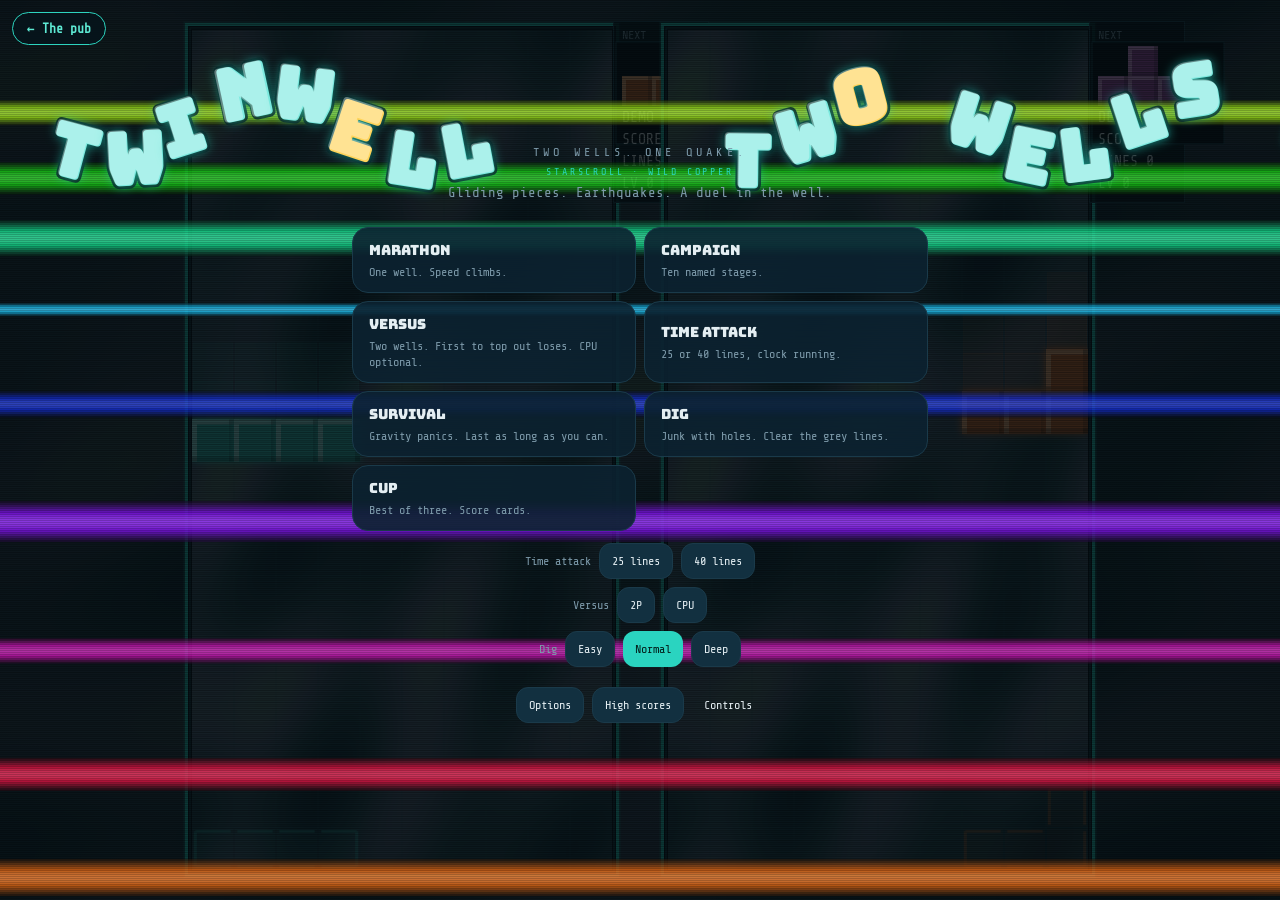
<file: twinwell/index.html>
<!DOCTYPE html><html lang="en" class="antialiased"><head><meta name="twitter:card" content="summary_large_image"><meta property="og:title" content="Twinwell"><meta property="og:type" content="x:game"><meta property="og:image" content="https://sand-pilot-wolf-bison.grok.me/og.jpg"><meta property="og:image:width" content="1200"><meta property="og:image:height" content="630"><meta property="x:game:image" content="https://sand-pilot-wolf-bison.grok.me/x-banner.jpg"><meta property="x:game:image:width" content="1200"><meta property="x:game:image:height" content="264"><meta charSet="utf-8"/><meta name="viewport" content="width=device-width, initial-scale=1, viewport-fit=cover"/><link rel="stylesheet" href="./assets/styles-BvBDKNJd.css" data-precedence="default"/><link rel="stylesheet" href="https://fonts.googleapis.com/css2?family=Bungee&amp;family=Share+Tech+Mono&amp;display=swap" data-precedence="default"/><title>Twinwell</title><meta name="theme-color" content="#06141c"/><meta name="description" content="A Twintris-style falling-block duel: two wells, gliding pieces, and earthquakes that punish your opponent."/><link rel="modulepreload" href="./assets/index-DFl934cN.js"/><link rel="modulepreload" href="./assets/routes-DbFCgTFE.js"/><link rel="icon" type="image/svg+xml" href="./favicon.svg"/><link rel="preconnect" href="https://fonts.googleapis.com"/><link rel="preconnect" href="https://fonts.gstatic.com" crossorigin="anonymous"/><meta name="apple-mobile-web-app-title" content="Twinwell"><meta name="apple-mobile-web-app-status-bar-style" content="black"><meta name="grok-project-id" content="01a0b0d8-4cd1-7ec1-8a0c-2c8cc50955c9"><meta property="grok:app_id" content="01a0b0d8-4cd1-7ec1-8a0c-2c8cc50955c9"><style>#pub-back{position:fixed;left:12px;top:max(12px,env(safe-area-inset-top));z-index:60;padding:8px 14px;border-radius:999px;background:rgba(6,20,28,.85);border:1px solid #2dd4bf;color:#5eead4;font:600 13px "Share Tech Mono",ui-monospace,monospace;text-decoration:none}#pub-back[hidden]{display:none}</style>
<script>addEventListener("load",function(){setTimeout(function(){var a=document.createElement("a");a.id="pub-back";a.href="../index.html";a.textContent="\u2190 The pub";document.body.appendChild(a);function u(){a.hidden=![].some.call(document.querySelectorAll("button"),function(b){return b.textContent.trim()==="High scores"})}u();new MutationObserver(u).observe(document.body,{childList:true,subtree:true})},300)})</script></head><body><!--$--><main class="relative h-dvh w-full overflow-hidden bg-bg text-fg touch-none"><canvas class="absolute inset-0 h-full w-full touch-none" aria-label="Twinwell playfield"></canvas><div class="pointer-events-none absolute inset-0 z-10"><div class="absolute inset-0 bg-scrim"></div><div class="pointer-events-auto absolute inset-0 flex flex-col"><canvas class="pointer-events-none absolute inset-0 z-0" aria-hidden="true"></canvas><div class="relative z-10 h-32 shrink-0 sm:h-36" style="padding-top:env(safe-area-inset-top, 0px)" aria-hidden="true"></div><div class="relative z-10 flex min-h-0 flex-1 flex-col items-center overflow-y-auto overscroll-contain px-4 pb-8"><h1 class="sr-only">Twinwell</h1><p class="mb-1 font-mono text-xs uppercase tracking-[0.35em] text-muted">Two wells. One quake.</p><p class="mb-1 font-mono text-[10px] uppercase tracking-[0.28em] text-primary">Starscroll · Wild Copper</p><p class="max-w-md text-center font-mono text-sm text-muted">Gliding pieces. Earthquakes. A duel in the well.</p><div class="mt-4 grid w-full max-w-xl grid-cols-1 gap-1.5 sm:mt-6 sm:grid-cols-2 sm:gap-2"><button type="button" class="rounded-lg border border-border bg-surface/90 px-4 py-2.5 text-left transition-[background-color,transform] duration-150 hover:bg-surface-2 active:scale-[0.98] sm:py-3"><div class="font-display text-sm text-fg">Marathon</div><div class="mt-1 font-mono text-xs text-muted">One well. Speed climbs.</div></button><button type="button" class="rounded-lg border border-border bg-surface/90 px-4 py-2.5 text-left transition-[background-color,transform] duration-150 hover:bg-surface-2 active:scale-[0.98] sm:py-3"><div class="font-display text-sm text-fg">Campaign</div><div class="mt-1 font-mono text-xs text-muted">Ten named stages.</div></button><button type="button" class="rounded-lg border border-border bg-surface/90 px-4 py-2.5 text-left transition-[background-color,transform] duration-150 hover:bg-surface-2 active:scale-[0.98] sm:py-3"><div class="font-display text-sm text-fg">Versus</div><div class="mt-1 font-mono text-xs text-muted">Two wells. First to top out loses. CPU optional.</div></button><button type="button" class="rounded-lg border border-border bg-surface/90 px-4 py-2.5 text-left transition-[background-color,transform] duration-150 hover:bg-surface-2 active:scale-[0.98] sm:py-3"><div class="font-display text-sm text-fg">Time Attack</div><div class="mt-1 font-mono text-xs text-muted">25 or 40 lines, clock running.</div></button><button type="button" class="rounded-lg border border-border bg-surface/90 px-4 py-2.5 text-left transition-[background-color,transform] duration-150 hover:bg-surface-2 active:scale-[0.98] sm:py-3"><div class="font-display text-sm text-fg">Survival</div><div class="mt-1 font-mono text-xs text-muted">Gravity panics. Last as long as you can.</div></button><button type="button" class="rounded-lg border border-border bg-surface/90 px-4 py-2.5 text-left transition-[background-color,transform] duration-150 hover:bg-surface-2 active:scale-[0.98] sm:py-3"><div class="font-display text-sm text-fg">Dig</div><div class="mt-1 font-mono text-xs text-muted">Junk with holes. Clear the grey lines.</div></button><button type="button" class="rounded-lg border border-border bg-surface/90 px-4 py-2.5 text-left transition-[background-color,transform] duration-150 hover:bg-surface-2 active:scale-[0.98] sm:py-3"><div class="font-display text-sm text-fg">Cup</div><div class="mt-1 font-mono text-xs text-muted">Best of three. Score cards.</div></button></div><div class="relative z-10 mt-3 flex items-center gap-2 font-mono text-xs text-muted"><span>Time attack</span><button class="inline-flex items-center justify-center gap-2 whitespace-nowrap rounded-md font-medium transition-[opacity,transform,background-color,color] duration-150 ease-[cubic-bezier(0.22,1,0.36,1)] select-none focus-visible:outline-none focus-visible:ring-2 focus-visible:ring-primary/70 disabled:pointer-events-none disabled:opacity-40 active:scale-[0.98] bg-surface-2 text-fg border border-border hover:bg-surface h-9 px-3 text-xs">25 lines</button><button class="inline-flex items-center justify-center gap-2 whitespace-nowrap rounded-md font-medium transition-[opacity,transform,background-color,color] duration-150 ease-[cubic-bezier(0.22,1,0.36,1)] select-none focus-visible:outline-none focus-visible:ring-2 focus-visible:ring-primary/70 disabled:pointer-events-none disabled:opacity-40 active:scale-[0.98] bg-surface-2 text-fg border border-border hover:bg-surface h-9 px-3 text-xs">40 lines</button></div><div class="relative z-10 mt-2 flex items-center gap-2 font-mono text-xs text-muted"><span>Versus</span><button class="inline-flex items-center justify-center gap-2 whitespace-nowrap rounded-md font-medium transition-[opacity,transform,background-color,color] duration-150 ease-[cubic-bezier(0.22,1,0.36,1)] select-none focus-visible:outline-none focus-visible:ring-2 focus-visible:ring-primary/70 disabled:pointer-events-none disabled:opacity-40 active:scale-[0.98] bg-surface-2 text-fg border border-border hover:bg-surface h-9 px-3 text-xs">2P</button><button class="inline-flex items-center justify-center gap-2 whitespace-nowrap rounded-md font-medium transition-[opacity,transform,background-color,color] duration-150 ease-[cubic-bezier(0.22,1,0.36,1)] select-none focus-visible:outline-none focus-visible:ring-2 focus-visible:ring-primary/70 disabled:pointer-events-none disabled:opacity-40 active:scale-[0.98] bg-surface-2 text-fg border border-border hover:bg-surface h-9 px-3 text-xs">CPU</button></div><div class="relative z-10 mt-2 flex items-center gap-2 font-mono text-xs text-muted"><span>Dig</span><button class="inline-flex items-center justify-center gap-2 whitespace-nowrap rounded-md font-medium transition-[opacity,transform,background-color,color] duration-150 ease-[cubic-bezier(0.22,1,0.36,1)] select-none focus-visible:outline-none focus-visible:ring-2 focus-visible:ring-primary/70 disabled:pointer-events-none disabled:opacity-40 active:scale-[0.98] bg-surface-2 text-fg border border-border hover:bg-surface h-9 px-3 text-xs">Easy</button><button class="inline-flex items-center justify-center gap-2 whitespace-nowrap rounded-md font-medium transition-[opacity,transform,background-color,color] duration-150 ease-[cubic-bezier(0.22,1,0.36,1)] select-none focus-visible:outline-none focus-visible:ring-2 focus-visible:ring-primary/70 disabled:pointer-events-none disabled:opacity-40 active:scale-[0.98] bg-primary text-primary-fg hover:opacity-90 h-9 px-3 text-xs">Normal</button><button class="inline-flex items-center justify-center gap-2 whitespace-nowrap rounded-md font-medium transition-[opacity,transform,background-color,color] duration-150 ease-[cubic-bezier(0.22,1,0.36,1)] select-none focus-visible:outline-none focus-visible:ring-2 focus-visible:ring-primary/70 disabled:pointer-events-none disabled:opacity-40 active:scale-[0.98] bg-surface-2 text-fg border border-border hover:bg-surface h-9 px-3 text-xs">Deep</button></div><div class="mt-4 flex flex-wrap justify-center gap-2 sm:mt-5"><button class="inline-flex items-center justify-center gap-2 whitespace-nowrap rounded-md font-medium transition-[opacity,transform,background-color,color] duration-150 ease-[cubic-bezier(0.22,1,0.36,1)] select-none focus-visible:outline-none focus-visible:ring-2 focus-visible:ring-primary/70 disabled:pointer-events-none disabled:opacity-40 active:scale-[0.98] bg-surface-2 text-fg border border-border hover:bg-surface h-9 px-3 text-xs">Options</button><button class="inline-flex items-center justify-center gap-2 whitespace-nowrap rounded-md font-medium transition-[opacity,transform,background-color,color] duration-150 ease-[cubic-bezier(0.22,1,0.36,1)] select-none focus-visible:outline-none focus-visible:ring-2 focus-visible:ring-primary/70 disabled:pointer-events-none disabled:opacity-40 active:scale-[0.98] bg-surface-2 text-fg border border-border hover:bg-surface h-9 px-3 text-xs">High scores</button><button class="inline-flex items-center justify-center gap-2 whitespace-nowrap rounded-md font-medium transition-[opacity,transform,background-color,color] duration-150 ease-[cubic-bezier(0.22,1,0.36,1)] select-none focus-visible:outline-none focus-visible:ring-2 focus-visible:ring-primary/70 disabled:pointer-events-none disabled:opacity-40 active:scale-[0.98] text-fg hover:bg-surface-2 h-9 px-3 text-xs">Controls</button></div></div></div></div></main><!--/$--><script class="$tsr" id="$tsr-stream-barrier">(self.$R=self.$R||{})["tsr"]=[];self.$_TSR={h(){this.hydrated=!0,this.c()},e(){this.streamEnded=!0,this.c()},c(){this.hydrated&&this.streamEnded&&(delete self.$_TSR,delete self.$R.tsr)},p(e){this.initialized?e():this.buffer.push(e)},buffer:[]};$_TSR.router=($R=>$R[0]={manifest:$R[1]={routes:$R[2]={__root__:$R[3]={preloads:$R[4]=["./assets/index-DFl934cN.js"],scripts:$R[5]=[$R[6]={attrs:$R[7]={type:"module",async:!0,src:"./assets/index-DFl934cN.js"}}]},"/":$R[8]={preloads:$R[9]=["./assets/routes-DbFCgTFE.js"]}}},matches:$R[10]=[$R[11]={i:"__root__ ",u:1795378279864,s:"success",ssr:!0},$R[12]={i:"  ",u:1795378279864,s:"success",ssr:!0}]})($R["tsr"]);$_TSR.e();document.currentScript.remove()</script><script type="module" async="" src="./assets/index-DFl934cN.js"></script></body></html>
</file>
<file: twinwell/assets/styles-BvBDKNJd.css>
/*! tailwindcss v4.3.3 | MIT License | https://tailwindcss.com */
@layer properties{@supports (((-webkit-hyphens:none)) and (not (margin-trim:inline))) or ((-moz-orient:inline) and (not (color:rgb(from red r g b)))){*,:before,:after,::backdrop{--tw-translate-x:0;--tw-translate-y:0;--tw-translate-z:0;--tw-scale-x:1;--tw-scale-y:1;--tw-scale-z:1;--tw-rotate-x:initial;--tw-rotate-y:initial;--tw-rotate-z:initial;--tw-skew-x:initial;--tw-skew-y:initial;--tw-pan-x:initial;--tw-pan-y:initial;--tw-pinch-zoom:initial;--tw-space-y-reverse:0;--tw-border-style:solid;--tw-font-weight:initial;--tw-tracking:initial;--tw-ordinal:initial;--tw-slashed-zero:initial;--tw-numeric-figure:initial;--tw-numeric-spacing:initial;--tw-numeric-fraction:initial;--tw-shadow:0 0 #0000;--tw-shadow-color:initial;--tw-shadow-alpha:100%;--tw-inset-shadow:0 0 #0000;--tw-inset-shadow-color:initial;--tw-inset-shadow-alpha:100%;--tw-ring-color:initial;--tw-ring-shadow:0 0 #0000;--tw-inset-ring-color:initial;--tw-inset-ring-shadow:0 0 #0000;--tw-ring-inset:initial;--tw-ring-offset-width:0px;--tw-ring-offset-color:#fff;--tw-ring-offset-shadow:0 0 #0000;--tw-outline-style:solid;--tw-blur:initial;--tw-brightness:initial;--tw-contrast:initial;--tw-grayscale:initial;--tw-hue-rotate:initial;--tw-invert:initial;--tw-opacity:initial;--tw-saturate:initial;--tw-sepia:initial;--tw-drop-shadow:initial;--tw-drop-shadow-color:initial;--tw-drop-shadow-alpha:100%;--tw-drop-shadow-size:initial;--tw-backdrop-blur:initial;--tw-backdrop-brightness:initial;--tw-backdrop-contrast:initial;--tw-backdrop-grayscale:initial;--tw-backdrop-hue-rotate:initial;--tw-backdrop-invert:initial;--tw-backdrop-opacity:initial;--tw-backdrop-saturate:initial;--tw-backdrop-sepia:initial;--tw-duration:initial;--tw-ease:initial;--tw-content:""}}}@layer theme{:root,:host{--font-sans:"Share Tech Mono", ui-monospace, system-ui, sans-serif;--font-mono:"Share Tech Mono", ui-monospace, "SF Mono", Menlo, Consolas, monospace;--color-red-500:oklch(63.7% .237 25.331);--color-zinc-50:oklch(98.5% 0 none);--color-zinc-400:oklch(70.5% .015 286.067);--color-zinc-500:oklch(55.2% .016 285.938);--color-zinc-900:oklch(21% .006 285.885);--color-zinc-950:oklch(14.1% .005 285.823);--color-neutral-100:oklch(97% 0 none);--color-neutral-300:oklch(87% 0 none);--color-neutral-500:oklch(55.6% 0 none);--color-neutral-700:oklch(37.1% 0 none);--color-neutral-900:oklch(20.5% 0 none);--color-black:#000;--color-white:#fff;--spacing:.25rem;--container-sm:24rem;--container-md:28rem;--container-lg:32rem;--container-xl:36rem;--text-xs:.75rem;--text-xs--line-height:calc(1 / .75);--text-sm:.875rem;--text-sm--line-height:calc(1.25 / .875);--text-base:1rem;--text-base--line-height:calc(1.5 / 1);--text-lg:1.125rem;--text-lg--line-height:calc(1.75 / 1.125);--text-xl:1.25rem;--text-xl--line-height:calc(1.75 / 1.25);--text-2xl:1.5rem;--text-2xl--line-height:calc(2 / 1.5);--text-3xl:1.875rem;--text-3xl--line-height:calc(2.25 / 1.875);--text-5xl:3rem;--text-5xl--line-height:1;--font-weight-medium:500;--font-weight-semibold:600;--tracking-tight:-.025em;--tracking-wide:.025em;--tracking-widest:.1em;--leading-tight:1.25;--leading-snug:1.375;--leading-normal:1.5;--radius-xs:4px;--radius-sm:8px;--radius-md:12px;--radius-lg:16px;--radius-xl:24px;--radius-2xl:1rem;--ease-out:cubic-bezier(0, 0, .2, 1);--ease-in-out:cubic-bezier(.4, 0, .2, 1);--animate-pulse:pulse 2s cubic-bezier(.4, 0, .6, 1) infinite;--blur-sm:8px;--default-transition-duration:.15s;--default-transition-timing-function:cubic-bezier(.4, 0, .2, 1);--default-font-family:var(--font-sans);--default-mono-font-family:var(--font-mono);--color-bg:#06141c;--color-surface:#0c2230;--color-surface-2:#123040;--color-fg:#e4eef2;--color-muted:#7d9aaa;--color-primary:#2ad4c0;--color-primary-fg:#04201c;--color-border:#1a3a4a;--color-danger:#e85c5c;--color-warn:#e8a84a;--color-scrim:#040c10c7;--font-display:"Bungee", "Arial Black", system-ui, sans-serif}}@layer base{*,:after,:before,::backdrop{box-sizing:border-box;border:0 solid;margin:0;padding:0}::file-selector-button{box-sizing:border-box;border:0 solid;margin:0;padding:0}html,:host{-webkit-text-size-adjust:100%;tab-size:4;line-height:1.5;font-family:var(--default-font-family,-apple-system, BlinkMacSystemFont, "Segoe UI", Roboto, "Helvetica Neue", "Noto Sans", Arial, sans-serif, "Apple Color Emoji", "Segoe UI Emoji", "Segoe UI Symbol", "Noto Color Emoji");font-feature-settings:var(--default-font-feature-settings,normal);font-variation-settings:var(--default-font-variation-settings,normal);-webkit-tap-highlight-color:transparent}hr{height:0;color:inherit;border-top-width:1px}abbr:where([title]){-webkit-text-decoration:underline dotted;text-decoration:underline dotted}h1,h2,h3,h4,h5,h6{font-size:inherit;font-weight:inherit}a{color:inherit;-webkit-text-decoration:inherit;-webkit-text-decoration:inherit;-webkit-text-decoration:inherit;-webkit-text-decoration:inherit;text-decoration:inherit}b,strong{font-weight:bolder}code,kbd,samp,pre{font-family:var(--default-mono-font-family,ui-monospace, SFMono-Regular, Menlo, Monaco, Consolas, "Liberation Mono", "Courier New", monospace);font-feature-settings:var(--default-mono-font-feature-settings,normal);font-variation-settings:var(--default-mono-font-variation-settings,normal);font-size:1em}small{font-size:80%}sub,sup{vertical-align:baseline;font-size:75%;line-height:0;position:relative}sub{bottom:-.25em}sup{top:-.5em}table{text-indent:0;border-color:inherit;border-collapse:collapse}:-moz-focusring:where(:not(iframe)){outline:auto}progress{vertical-align:baseline}summary{display:list-item}ol,ul,menu{list-style:none}img,svg,video,canvas,audio,iframe,embed,object{vertical-align:middle;display:block}img,video{max-width:100%;height:auto}button,input,select,optgroup,textarea{font:inherit;font-feature-settings:inherit;font-variation-settings:inherit;letter-spacing:inherit;color:inherit;opacity:1;background-color:#0000;border-radius:0}::file-selector-button{font:inherit;font-feature-settings:inherit;font-variation-settings:inherit;letter-spacing:inherit;color:inherit;opacity:1;background-color:#0000;border-radius:0}:where(select:is([multiple],[size])) optgroup{font-weight:bolder}:where(select:is([multiple],[size])) optgroup option{padding-inline-start:20px}::file-selector-button{margin-inline-end:4px}::placeholder{opacity:1}@supports (not ((-webkit-appearance:-apple-pay-button))) or (contain-intrinsic-size:1px){::placeholder{color:currentColor}@supports (color:color-mix(in lab, red, red)){::placeholder{color:color-mix(in oklab, currentcolor 50%, transparent)}}}textarea{resize:vertical}::-webkit-search-decoration{-webkit-appearance:none}::-webkit-date-and-time-value{min-height:1lh;text-align:inherit}::-webkit-datetime-edit{display:inline-flex}::-webkit-datetime-edit-fields-wrapper{padding:0}::-webkit-datetime-edit{padding-block:0}::-webkit-datetime-edit-year-field{padding-block:0}::-webkit-datetime-edit-month-field{padding-block:0}::-webkit-datetime-edit-day-field{padding-block:0}::-webkit-datetime-edit-hour-field{padding-block:0}::-webkit-datetime-edit-minute-field{padding-block:0}::-webkit-datetime-edit-second-field{padding-block:0}::-webkit-datetime-edit-millisecond-field{padding-block:0}::-webkit-datetime-edit-meridiem-field{padding-block:0}::-webkit-calendar-picker-indicator{line-height:1}:-moz-ui-invalid{box-shadow:none}button,input:where([type=button],[type=reset],[type=submit]){appearance:button}::file-selector-button{appearance:button}::-webkit-inner-spin-button{height:auto}::-webkit-outer-spin-button{height:auto}[hidden]:where(:not([hidden=until-found])){display:none!important}html,body,#app{background:var(--color-bg);min-height:100%;color:var(--color-fg)}body{font-family:var(--font-sans);-webkit-font-smoothing:antialiased;-moz-osx-font-smoothing:grayscale}button:not(:disabled),[role=button]:not(:disabled){cursor:pointer}h1,h2,h3{text-wrap:balance}}@layer components;@layer utilities{.pointer-events-auto{pointer-events:auto}.pointer-events-none{pointer-events:none}.collapse{visibility:collapse}.invisible{visibility:hidden}.visible{visibility:visible}.sr-only{clip-path:inset(50%);white-space:nowrap;border-width:0;width:1px;height:1px;margin:-1px;padding:0;position:absolute;overflow:hidden}.absolute{position:absolute}.fixed{position:fixed}.relative{position:relative}.static{position:static}.sticky{position:sticky}.inset-0{inset:0}.inset-x-0{inset-inline:0}.top-0{top:0}.top-3{top:calc(var(--spacing) * 3)}.top-16{top:calc(var(--spacing) * 16)}.right-1{right:var(--spacing)}.right-2{right:calc(var(--spacing) * 2)}.right-3{right:calc(var(--spacing) * 3)}.right-4{right:calc(var(--spacing) * 4)}.bottom-2{bottom:calc(var(--spacing) * 2)}.left-1{left:var(--spacing)}.left-1\/2{left:50%}.left-2{left:calc(var(--spacing) * 2)}.left-3{left:calc(var(--spacing) * 3)}.left-4{left:calc(var(--spacing) * 4)}.z-0{z-index:0}.z-10{z-index:10}.z-20{z-index:20}.z-30{z-index:30}.container{width:100%}@media (width>=40rem){.container{max-width:40rem}}@media (width>=48rem){.container{max-width:48rem}}@media (width>=64rem){.container{max-width:64rem}}@media (width>=80rem){.container{max-width:80rem}}@media (width>=96rem){.container{max-width:96rem}}.mx-4{margin-inline:calc(var(--spacing) * 4)}.mx-auto{margin-inline:auto}.mt-1{margin-top:var(--spacing)}.mt-2{margin-top:calc(var(--spacing) * 2)}.mt-3{margin-top:calc(var(--spacing) * 3)}.mt-4{margin-top:calc(var(--spacing) * 4)}.mt-5{margin-top:calc(var(--spacing) * 5)}.mt-6{margin-top:calc(var(--spacing) * 6)}.mb-1{margin-bottom:var(--spacing)}.mb-3{margin-bottom:calc(var(--spacing) * 3)}.ml-px{margin-left:1px}.block{display:block}.contents{display:contents}.flex{display:flex}.grid{display:grid}.hidden{display:none}.inline{display:inline}.inline-flex{display:inline-flex}.table{display:table}.size-4{width:calc(var(--spacing) * 4);height:calc(var(--spacing) * 4)}.size-5{width:calc(var(--spacing) * 5);height:calc(var(--spacing) * 5)}.size-10{width:calc(var(--spacing) * 10);height:calc(var(--spacing) * 10)}.size-11{width:calc(var(--spacing) * 11);height:calc(var(--spacing) * 11)}.h-8{height:calc(var(--spacing) * 8)}.h-9{height:calc(var(--spacing) * 9)}.h-11{height:calc(var(--spacing) * 11)}.h-12{height:calc(var(--spacing) * 12)}.h-32{height:calc(var(--spacing) * 32)}.h-dvh{height:100dvh}.h-full{height:100%}.max-h-\[40vh\]{max-height:40vh}.max-h-\[60vh\]{max-height:60vh}.min-h-0{min-height:0}.min-h-screen{min-height:100vh}.w-8{width:calc(var(--spacing) * 8)}.w-full{width:100%}.max-w-lg{max-width:var(--container-lg)}.max-w-md{max-width:var(--container-md)}.max-w-sm{max-width:var(--container-sm)}.max-w-xl{max-width:var(--container-xl)}.flex-1{flex:1}.shrink{flex-shrink:1}.shrink-0{flex-shrink:0}.-translate-x-1\/2{--tw-translate-x:calc(calc(1 / 2 * 100%) * -1);translate:var(--tw-translate-x) var(--tw-translate-y)}.scale-100{--tw-scale-x:100%;--tw-scale-y:100%;--tw-scale-z:100%;scale:var(--tw-scale-x) var(--tw-scale-y)}.scale-\[0\.25\]{scale:.25}.transform{transform:var(--tw-rotate-x,) var(--tw-rotate-y,) var(--tw-rotate-z,) var(--tw-skew-x,) var(--tw-skew-y,)}.animate-pulse{animation:var(--animate-pulse)}.cursor-pointer{cursor:pointer}.touch-pan-y{--tw-pan-y:pan-y;touch-action:var(--tw-pan-x,) var(--tw-pan-y,) var(--tw-pinch-zoom,)}.touch-none{touch-action:none}.resize{resize:both}.grid-cols-1{grid-template-columns:repeat(1,minmax(0,1fr))}.flex-col{flex-direction:column}.flex-wrap{flex-wrap:wrap}.place-items-center{place-items:center}.items-baseline{align-items:baseline}.items-center{align-items:center}.items-end{align-items:flex-end}.justify-between{justify-content:space-between}.justify-center{justify-content:center}.gap-1{gap:var(--spacing)}.gap-1\.5{gap:calc(var(--spacing) * 1.5)}.gap-2{gap:calc(var(--spacing) * 2)}.gap-3{gap:calc(var(--spacing) * 3)}.gap-8{gap:calc(var(--spacing) * 8)}:where(.space-y-3>:not(:last-child)){--tw-space-y-reverse:0;margin-block-start:calc(calc(var(--spacing) * 3) * var(--tw-space-y-reverse));margin-block-end:calc(calc(var(--spacing) * 3) * calc(1 - var(--tw-space-y-reverse)))}.truncate{text-overflow:ellipsis;white-space:nowrap;overflow:hidden}.overflow-hidden{overflow:hidden}.overflow-y-auto{overflow-y:auto}.overscroll-contain{overscroll-behavior:contain}.rounded{border-radius:.25rem}.rounded-2xl{border-radius:var(--radius-2xl)}.rounded-full{border-radius:2147483647px}.rounded-lg{border-radius:var(--radius-lg)}.rounded-md{border-radius:var(--radius-md)}.rounded-xl{border-radius:var(--radius-xl)}.border{border-style:var(--tw-border-style);border-width:1px}.border-t{border-top-style:var(--tw-border-style);border-top-width:1px}.border-b{border-bottom-style:var(--tw-border-style);border-bottom-width:1px}.border-border{border-color:var(--color-border)}.border-border\/70{border-color:#1a3a4ab3}@supports (color:color-mix(in lab, red, red)){.border-border\/70{border-color:color-mix(in oklab, var(--color-border) 70%, transparent)}}.border-neutral-300{border-color:var(--color-neutral-300)}.border-warn\/50{border-color:#e8a84a80}@supports (color:color-mix(in lab, red, red)){.border-warn\/50{border-color:color-mix(in oklab, var(--color-warn) 50%, transparent)}}.bg-bg{background-color:var(--color-bg)}.bg-black{background-color:var(--color-black)}.bg-black\/10{background-color:#0000001a}@supports (color:color-mix(in lab, red, red)){.bg-black\/10{background-color:color-mix(in oklab, var(--color-black) 10%, transparent)}}.bg-danger{background-color:var(--color-danger)}.bg-primary{background-color:var(--color-primary)}.bg-scrim{background-color:var(--color-scrim)}.bg-surface{background-color:var(--color-surface)}.bg-surface-2{background-color:var(--color-surface-2)}.bg-surface\/70{background-color:#0c2230b3}@supports (color:color-mix(in lab, red, red)){.bg-surface\/70{background-color:color-mix(in oklab, var(--color-surface) 70%, transparent)}}.bg-surface\/80{background-color:#0c2230cc}@supports (color:color-mix(in lab, red, red)){.bg-surface\/80{background-color:color-mix(in oklab, var(--color-surface) 80%, transparent)}}.bg-surface\/90{background-color:#0c2230e6}@supports (color:color-mix(in lab, red, red)){.bg-surface\/90{background-color:color-mix(in oklab, var(--color-surface) 90%, transparent)}}.bg-surface\/95{background-color:#0c2230f2}@supports (color:color-mix(in lab, red, red)){.bg-surface\/95{background-color:color-mix(in oklab, var(--color-surface) 95%, transparent)}}.bg-zinc-50{background-color:var(--color-zinc-50)}.object-cover{object-fit:cover}.p-2{padding:calc(var(--spacing) * 2)}.p-5{padding:calc(var(--spacing) * 5)}.p-6{padding:calc(var(--spacing) * 6)}.p-8{padding:calc(var(--spacing) * 8)}.p-\[16px\]{padding:16px}.px-3{padding-inline:calc(var(--spacing) * 3)}.px-4{padding-inline:calc(var(--spacing) * 4)}.px-5{padding-inline:calc(var(--spacing) * 5)}.px-6{padding-inline:calc(var(--spacing) * 6)}.py-1\.5{padding-block:calc(var(--spacing) * 1.5)}.py-2{padding-block:calc(var(--spacing) * 2)}.py-2\.5{padding-block:calc(var(--spacing) * 2.5)}.py-3{padding-block:calc(var(--spacing) * 3)}.pr-1{padding-right:var(--spacing)}.pr-3\.5{padding-right:calc(var(--spacing) * 3.5)}.pb-8{padding-bottom:calc(var(--spacing) * 8)}.pb-\[max\(8px\,env\(safe-area-inset-bottom\)\)\]{padding-bottom:max(8px, env(safe-area-inset-bottom))}.pl-4{padding-left:calc(var(--spacing) * 4)}.text-center{text-align:center}.text-left{text-align:left}.font-display{font-family:var(--font-display)}.font-mono{font-family:var(--font-mono)}.text-2xl{font-size:var(--text-2xl);line-height:var(--tw-leading,var(--text-2xl--line-height))}.text-3xl{font-size:var(--text-3xl);line-height:var(--tw-leading,var(--text-3xl--line-height))}.text-5xl{font-size:var(--text-5xl);line-height:var(--tw-leading,var(--text-5xl--line-height))}.text-base{font-size:var(--text-base);line-height:var(--tw-leading,var(--text-base--line-height))}.text-lg{font-size:var(--text-lg);line-height:var(--tw-leading,var(--text-lg--line-height))}.text-sm{font-size:var(--text-sm);line-height:var(--tw-leading,var(--text-sm--line-height))}.text-xl{font-size:var(--text-xl);line-height:var(--tw-leading,var(--text-xl--line-height))}.text-xs{font-size:var(--text-xs);line-height:var(--tw-leading,var(--text-xs--line-height))}.text-\[10px\]{font-size:10px}.text-\[11px\]{font-size:11px}.text-\[13px\]{font-size:13px}.font-medium{--tw-font-weight:var(--font-weight-medium);font-weight:var(--font-weight-medium)}.font-semibold{--tw-font-weight:var(--font-weight-semibold);font-weight:var(--font-weight-semibold)}.tracking-\[0\.3em\]{--tw-tracking:.3em;letter-spacing:.3em}.tracking-\[0\.18em\]{--tw-tracking:.18em;letter-spacing:.18em}.tracking-\[0\.28em\]{--tw-tracking:.28em;letter-spacing:.28em}.tracking-\[0\.35em\]{--tw-tracking:.35em;letter-spacing:.35em}.tracking-wide{--tw-tracking:var(--tracking-wide);letter-spacing:var(--tracking-wide)}.tracking-widest{--tw-tracking:var(--tracking-widest);letter-spacing:var(--tracking-widest)}.text-balance{text-wrap:balance}.text-wrap{text-wrap:wrap}.break-words{overflow-wrap:break-word}.whitespace-nowrap{white-space:nowrap}.text-fg{color:var(--color-fg)}.text-muted{color:var(--color-muted)}.text-neutral-500{color:var(--color-neutral-500)}.text-primary{color:var(--color-primary)}.text-primary-fg{color:var(--color-primary-fg)}.text-red-500{color:var(--color-red-500)}.text-warn{color:var(--color-warn)}.text-white{color:var(--color-white)}.text-zinc-500{color:var(--color-zinc-500)}.text-zinc-900{color:var(--color-zinc-900)}.uppercase{text-transform:uppercase}.tabular-nums{--tw-numeric-spacing:tabular-nums;font-variant-numeric:var(--tw-ordinal,) var(--tw-slashed-zero,) var(--tw-numeric-figure,) var(--tw-numeric-spacing,) var(--tw-numeric-fraction,)}.underline-offset-4{text-underline-offset:4px}.antialiased{-webkit-font-smoothing:antialiased;-moz-osx-font-smoothing:grayscale}.accent-primary{accent-color:var(--color-primary)}.opacity-0{opacity:0}.opacity-40{opacity:.4}.opacity-70{opacity:.7}.opacity-100{opacity:1}.shadow{--tw-shadow:0 1px 3px 0 var(--tw-shadow-color,#0000001a), 0 1px 2px -1px var(--tw-shadow-color,#0000001a);box-shadow:var(--tw-inset-shadow), var(--tw-inset-ring-shadow), var(--tw-ring-offset-shadow), var(--tw-ring-shadow), var(--tw-shadow)}.shadow-panel{--tw-shadow:0 18px 40px var(--tw-shadow-color,#00000073);box-shadow:var(--tw-inset-shadow), var(--tw-inset-ring-shadow), var(--tw-ring-offset-shadow), var(--tw-ring-shadow), var(--tw-shadow)}.ring{--tw-ring-shadow:var(--tw-ring-inset,) 0 0 0 calc(1px + var(--tw-ring-offset-width)) var(--tw-ring-color,currentcolor);box-shadow:var(--tw-inset-shadow), var(--tw-inset-ring-shadow), var(--tw-ring-offset-shadow), var(--tw-ring-shadow), var(--tw-shadow)}.outline,.outline-1{outline-style:var(--tw-outline-style);outline-width:1px}.-outline-offset-1{outline-offset:calc(1px * -1)}.outline-black\/10{outline-color:#0000001a}@supports (color:color-mix(in lab, red, red)){.outline-black\/10{outline-color:color-mix(in oklab, var(--color-black) 10%, transparent)}}.blur{--tw-blur:blur(8px);filter:var(--tw-blur,) var(--tw-brightness,) var(--tw-contrast,) var(--tw-grayscale,) var(--tw-hue-rotate,) var(--tw-invert,) var(--tw-saturate,) var(--tw-sepia,) var(--tw-drop-shadow,)}.blur-\[4px\]{--tw-blur:blur(4px);filter:var(--tw-blur,) var(--tw-brightness,) var(--tw-contrast,) var(--tw-grayscale,) var(--tw-hue-rotate,) var(--tw-invert,) var(--tw-saturate,) var(--tw-sepia,) var(--tw-drop-shadow,)}.blur-none{--tw-blur: ;filter:var(--tw-blur,) var(--tw-brightness,) var(--tw-contrast,) var(--tw-grayscale,) var(--tw-hue-rotate,) var(--tw-invert,) var(--tw-saturate,) var(--tw-sepia,) var(--tw-drop-shadow,)}.grayscale{--tw-grayscale:grayscale(100%);filter:var(--tw-blur,) var(--tw-brightness,) var(--tw-contrast,) var(--tw-grayscale,) var(--tw-hue-rotate,) var(--tw-invert,) var(--tw-saturate,) var(--tw-sepia,) var(--tw-drop-shadow,)}.invert{--tw-invert:invert(100%);filter:var(--tw-blur,) var(--tw-brightness,) var(--tw-contrast,) var(--tw-grayscale,) var(--tw-hue-rotate,) var(--tw-invert,) var(--tw-saturate,) var(--tw-sepia,) var(--tw-drop-shadow,)}.sepia{--tw-sepia:sepia(100%);filter:var(--tw-blur,) var(--tw-brightness,) var(--tw-contrast,) var(--tw-grayscale,) var(--tw-hue-rotate,) var(--tw-invert,) var(--tw-saturate,) var(--tw-sepia,) var(--tw-drop-shadow,)}.filter{filter:var(--tw-blur,) var(--tw-brightness,) var(--tw-contrast,) var(--tw-grayscale,) var(--tw-hue-rotate,) var(--tw-invert,) var(--tw-saturate,) var(--tw-sepia,) var(--tw-drop-shadow,)}.backdrop-blur-sm{--tw-backdrop-blur:blur(var(--blur-sm));-webkit-backdrop-filter:var(--tw-backdrop-blur,) var(--tw-backdrop-brightness,) var(--tw-backdrop-contrast,) var(--tw-backdrop-grayscale,) var(--tw-backdrop-hue-rotate,) var(--tw-backdrop-invert,) var(--tw-backdrop-opacity,) var(--tw-backdrop-saturate,) var(--tw-backdrop-sepia,);backdrop-filter:var(--tw-backdrop-blur,) var(--tw-backdrop-brightness,) var(--tw-backdrop-contrast,) var(--tw-backdrop-grayscale,) var(--tw-backdrop-hue-rotate,) var(--tw-backdrop-invert,) var(--tw-backdrop-opacity,) var(--tw-backdrop-saturate,) var(--tw-backdrop-sepia,)}.transition{transition-property:color,background-color,border-color,outline-color,text-decoration-color,fill,stroke,--tw-gradient-from,--tw-gradient-via,--tw-gradient-to,opacity,box-shadow,transform,translate,scale,rotate,filter,-webkit-backdrop-filter,backdrop-filter,display,content-visibility,overlay,pointer-events;transition-timing-function:var(--tw-ease,var(--default-transition-timing-function));transition-duration:var(--tw-duration,var(--default-transition-duration))}.transition-\[background-color\,transform\]{transition-property:background-color,transform;transition-timing-function:var(--tw-ease,var(--default-transition-timing-function));transition-duration:var(--tw-duration,var(--default-transition-duration))}.transition-\[box-shadow\]{transition-property:box-shadow;transition-timing-function:var(--tw-ease,var(--default-transition-timing-function));transition-duration:var(--tw-duration,var(--default-transition-duration))}.transition-\[opacity\,filter\,scale\]{transition-property:opacity,filter,scale;transition-timing-function:var(--tw-ease,var(--default-transition-timing-function));transition-duration:var(--tw-duration,var(--default-transition-duration))}.transition-\[opacity\,transform\,background-color\,color\]{transition-property:opacity,transform,background-color,color;transition-timing-function:var(--tw-ease,var(--default-transition-timing-function));transition-duration:var(--tw-duration,var(--default-transition-duration))}.transition-\[scale\,background-color\]{transition-property:scale,background-color;transition-timing-function:var(--tw-ease,var(--default-transition-timing-function));transition-duration:var(--tw-duration,var(--default-transition-duration))}.transition-\[scale\,opacity\,filter\]{transition-property:scale,opacity,filter;transition-timing-function:var(--tw-ease,var(--default-transition-timing-function));transition-duration:var(--tw-duration,var(--default-transition-duration))}.transition-transform{transition-property:transform,translate,scale,rotate;transition-timing-function:var(--tw-ease,var(--default-transition-timing-function));transition-duration:var(--tw-duration,var(--default-transition-duration))}.duration-150{--tw-duration:.15s;transition-duration:.15s}.duration-300{--tw-duration:.3s;transition-duration:.3s}.ease-\[cubic-bezier\(0\.2\,0\,0\,1\)\]{--tw-ease:cubic-bezier(.2,0,0,1);transition-timing-function:cubic-bezier(.2,0,0,1)}.ease-\[cubic-bezier\(0\.22\,1\,0\.36\,1\)\]{--tw-ease:cubic-bezier(.22,1,.36,1);transition-timing-function:cubic-bezier(.22,1,.36,1)}.ease-out{--tw-ease:var(--ease-out);transition-timing-function:var(--ease-out)}.select-none{-webkit-user-select:none;user-select:none}.after\:absolute:after{content:var(--tw-content);position:absolute}.after\:top-1\/2:after{content:var(--tw-content);top:50%}.after\:left-1\/2:after{content:var(--tw-content);left:50%}.after\:size-10:after{content:var(--tw-content);width:calc(var(--spacing) * 10);height:calc(var(--spacing) * 10)}.after\:-translate-1\/2:after{content:var(--tw-content);--tw-translate-x:calc(calc(1 / 2 * 100%) * -1);--tw-translate-y:calc(calc(1 / 2 * 100%) * -1);translate:var(--tw-translate-x) var(--tw-translate-y)}@media (hover:hover){.hover\:bg-neutral-100:hover{background-color:var(--color-neutral-100)}.hover\:bg-surface:hover{background-color:var(--color-surface)}.hover\:bg-surface-2:hover{background-color:var(--color-surface-2)}.hover\:underline:hover{text-decoration-line:underline}.hover\:opacity-90:hover{opacity:.9}}.focus-visible\:ring-2:focus-visible{--tw-ring-shadow:var(--tw-ring-inset,) 0 0 0 calc(2px + var(--tw-ring-offset-width)) var(--tw-ring-color,currentcolor);box-shadow:var(--tw-inset-shadow), var(--tw-inset-ring-shadow), var(--tw-ring-offset-shadow), var(--tw-ring-shadow), var(--tw-shadow)}.focus-visible\:ring-primary\/70:focus-visible{--tw-ring-color:#2ad4c0b3}@supports (color:color-mix(in lab, red, red)){.focus-visible\:ring-primary\/70:focus-visible{--tw-ring-color:color-mix(in oklab, var(--color-primary) 70%, transparent)}}.focus-visible\:outline-none:focus-visible{--tw-outline-style:none;outline-style:none}.active\:scale-\[0\.96\]:active{scale:.96}.active\:scale-\[0\.98\]:active{scale:.98}.active\:not-disabled\:scale-\[0\.96\]:active:not(:disabled){scale:.96}.disabled\:pointer-events-none:disabled{pointer-events:none}.disabled\:cursor-wait:disabled{cursor:wait}.disabled\:no-underline:disabled{text-decoration-line:none}.disabled\:opacity-40:disabled{opacity:.4}@media (width>=40rem){.sm\:mx-auto{margin-inline:auto}.sm\:mt-5{margin-top:calc(var(--spacing) * 5)}.sm\:mt-6{margin-top:calc(var(--spacing) * 6)}.sm\:h-36{height:calc(var(--spacing) * 36)}.sm\:w-full{width:100%}.sm\:grid-cols-2{grid-template-columns:repeat(2,minmax(0,1fr))}.sm\:gap-2{gap:calc(var(--spacing) * 2)}.sm\:py-3{padding-block:calc(var(--spacing) * 3)}.sm\:text-2xl{font-size:var(--text-2xl);line-height:var(--tw-leading,var(--text-2xl--line-height))}}@media (prefers-color-scheme:dark){.dark\:border-neutral-700{border-color:var(--color-neutral-700)}.dark\:bg-white\/20{background-color:#fff3}@supports (color:color-mix(in lab, red, red)){.dark\:bg-white\/20{background-color:color-mix(in oklab, var(--color-white) 20%, transparent)}}.dark\:bg-zinc-950{background-color:var(--color-zinc-950)}.dark\:text-zinc-50{color:var(--color-zinc-50)}.dark\:text-zinc-400{color:var(--color-zinc-400)}.dark\:outline-white\/10{outline-color:#ffffff1a}@supports (color:color-mix(in lab, red, red)){.dark\:outline-white\/10{outline-color:color-mix(in oklab, var(--color-white) 10%, transparent)}}@media (hover:hover){.dark\:hover\:bg-neutral-900:hover{background-color:var(--color-neutral-900)}}}}@keyframes toast-in{0%{opacity:0;transform:translateY(-8px)scale(.96)}to{opacity:1;transform:translateY(0)scale(1)}}@keyframes slam-pop{0%{opacity:0;transform:scale(.7)rotate(-6deg)}35%{opacity:1;transform:scale(1.12)rotate(2deg)}to{opacity:0;transform:scale(1.2)rotate(0)}}@property --tw-translate-x{syntax:"*";inherits:false;initial-value:0}@property --tw-translate-y{syntax:"*";inherits:false;initial-value:0}@property --tw-translate-z{syntax:"*";inherits:false;initial-value:0}@property --tw-scale-x{syntax:"*";inherits:false;initial-value:1}@property --tw-scale-y{syntax:"*";inherits:false;initial-value:1}@property --tw-scale-z{syntax:"*";inherits:false;initial-value:1}@property --tw-rotate-x{syntax:"*";inherits:false}@property --tw-rotate-y{syntax:"*";inherits:false}@property --tw-rotate-z{syntax:"*";inherits:false}@property --tw-skew-x{syntax:"*";inherits:false}@property --tw-skew-y{syntax:"*";inherits:false}@property --tw-pan-x{syntax:"*";inherits:false}@property --tw-pan-y{syntax:"*";inherits:false}@property --tw-pinch-zoom{syntax:"*";inherits:false}@property --tw-space-y-reverse{syntax:"*";inherits:false;initial-value:0}@property --tw-border-style{syntax:"*";inherits:false;initial-value:solid}@property --tw-font-weight{syntax:"*";inherits:false}@property --tw-tracking{syntax:"*";inherits:false}@property --tw-ordinal{syntax:"*";inherits:false}@property --tw-slashed-zero{syntax:"*";inherits:false}@property --tw-numeric-figure{syntax:"*";inherits:false}@property --tw-numeric-spacing{syntax:"*";inherits:false}@property --tw-numeric-fraction{syntax:"*";inherits:false}@property --tw-shadow{syntax:"*";inherits:false;initial-value:0 0 #0000}@property --tw-shadow-color{syntax:"*";inherits:false}@property --tw-shadow-alpha{syntax:"<percentage>";inherits:false;initial-value:100%}@property --tw-inset-shadow{syntax:"*";inherits:false;initial-value:0 0 #0000}@property --tw-inset-shadow-color{syntax:"*";inherits:false}@property --tw-inset-shadow-alpha{syntax:"<percentage>";inherits:false;initial-value:100%}@property --tw-ring-color{syntax:"*";inherits:false}@property --tw-ring-shadow{syntax:"*";inherits:false;initial-value:0 0 #0000}@property --tw-inset-ring-color{syntax:"*";inherits:false}@property --tw-inset-ring-shadow{syntax:"*";inherits:false;initial-value:0 0 #0000}@property --tw-ring-inset{syntax:"*";inherits:false}@property --tw-ring-offset-width{syntax:"<length>";inherits:false;initial-value:0}@property --tw-ring-offset-color{syntax:"*";inherits:false;initial-value:#fff}@property --tw-ring-offset-shadow{syntax:"*";inherits:false;initial-value:0 0 #0000}@property --tw-outline-style{syntax:"*";inherits:false;initial-value:solid}@property --tw-blur{syntax:"*";inherits:false}@property --tw-brightness{syntax:"*";inherits:false}@property --tw-contrast{syntax:"*";inherits:false}@property --tw-grayscale{syntax:"*";inherits:false}@property --tw-hue-rotate{syntax:"*";inherits:false}@property --tw-invert{syntax:"*";inherits:false}@property --tw-opacity{syntax:"*";inherits:false}@property --tw-saturate{syntax:"*";inherits:false}@property --tw-sepia{syntax:"*";inherits:false}@property --tw-drop-shadow{syntax:"*";inherits:false}@property --tw-drop-shadow-color{syntax:"*";inherits:false}@property --tw-drop-shadow-alpha{syntax:"<percentage>";inherits:false;initial-value:100%}@property --tw-drop-shadow-size{syntax:"*";inherits:false}@property --tw-backdrop-blur{syntax:"*";inherits:false}@property --tw-backdrop-brightness{syntax:"*";inherits:false}@property --tw-backdrop-contrast{syntax:"*";inherits:false}@property --tw-backdrop-grayscale{syntax:"*";inherits:false}@property --tw-backdrop-hue-rotate{syntax:"*";inherits:false}@property --tw-backdrop-invert{syntax:"*";inherits:false}@property --tw-backdrop-opacity{syntax:"*";inherits:false}@property --tw-backdrop-saturate{syntax:"*";inherits:false}@property --tw-backdrop-sepia{syntax:"*";inherits:false}@property --tw-duration{syntax:"*";inherits:false}@property --tw-ease{syntax:"*";inherits:false}@property --tw-content{syntax:"*";inherits:false;initial-value:""}@keyframes pulse{50%{opacity:.5}}
</file>
